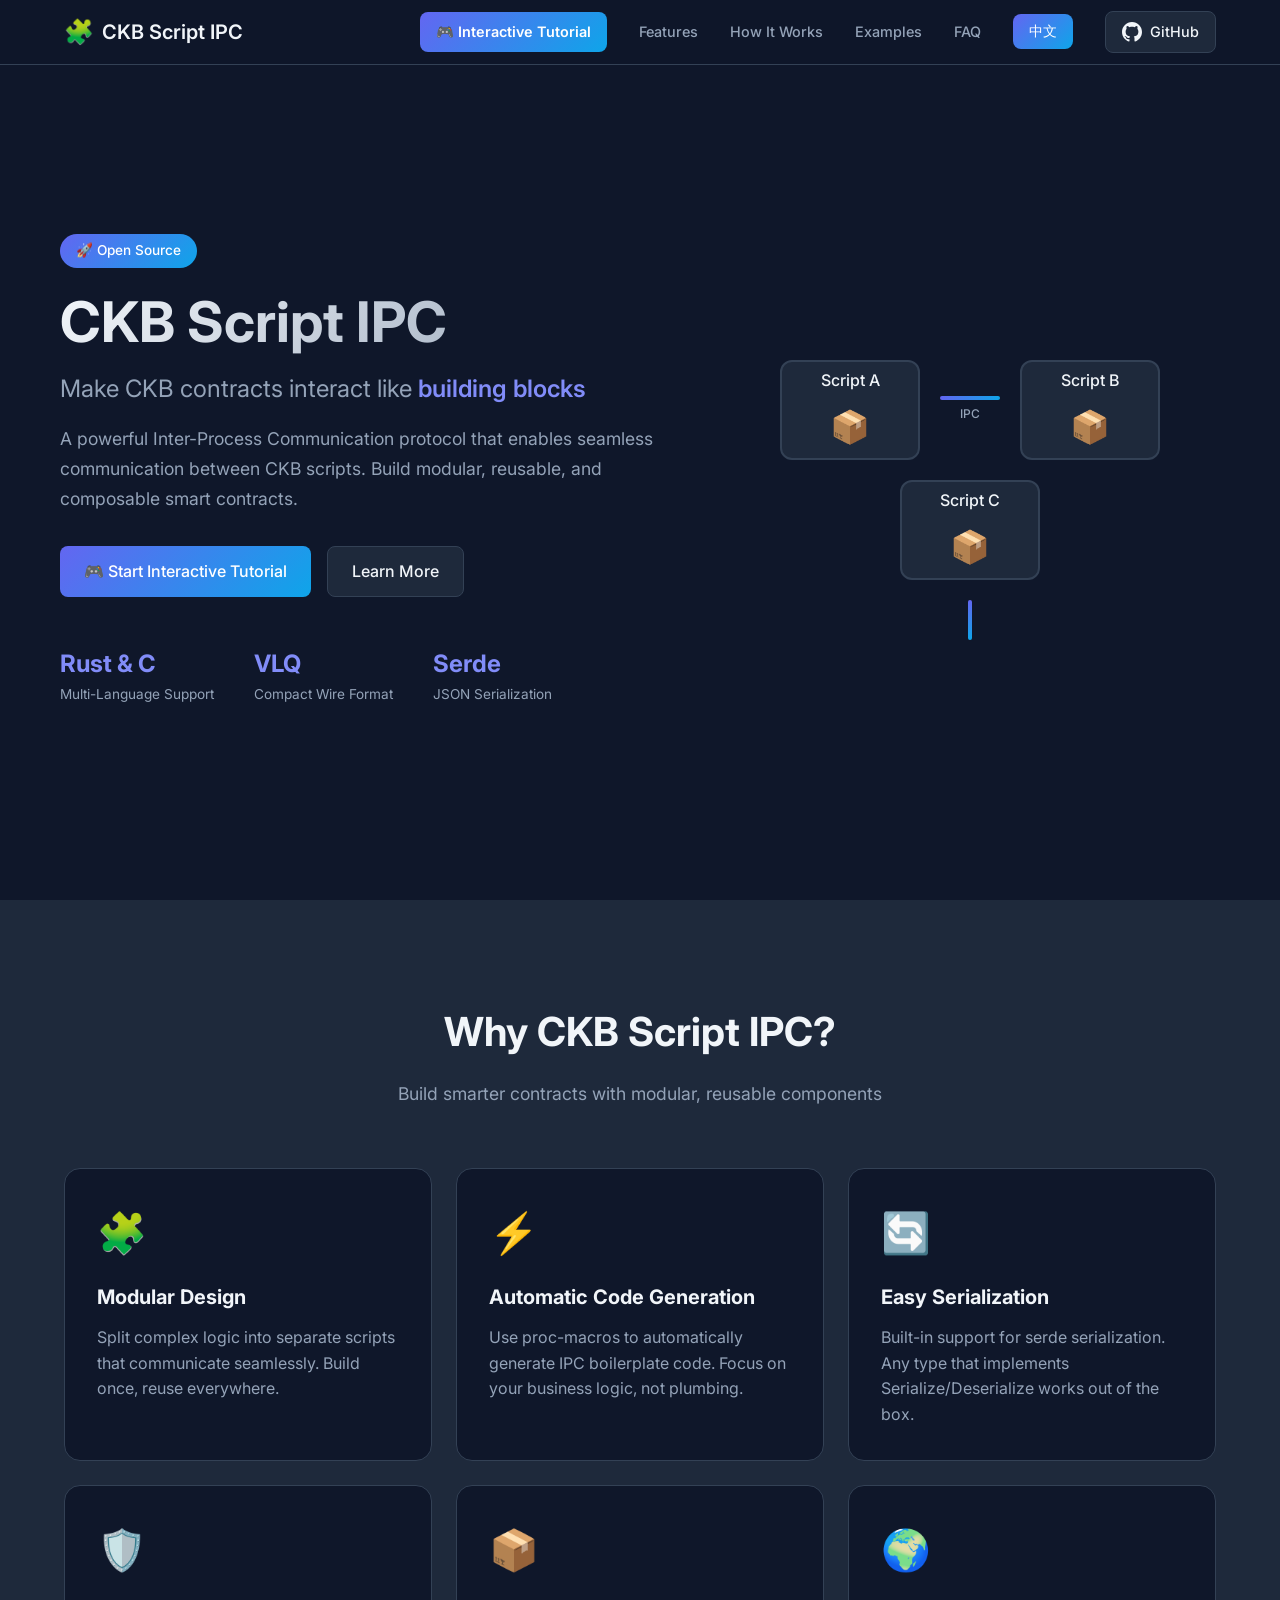
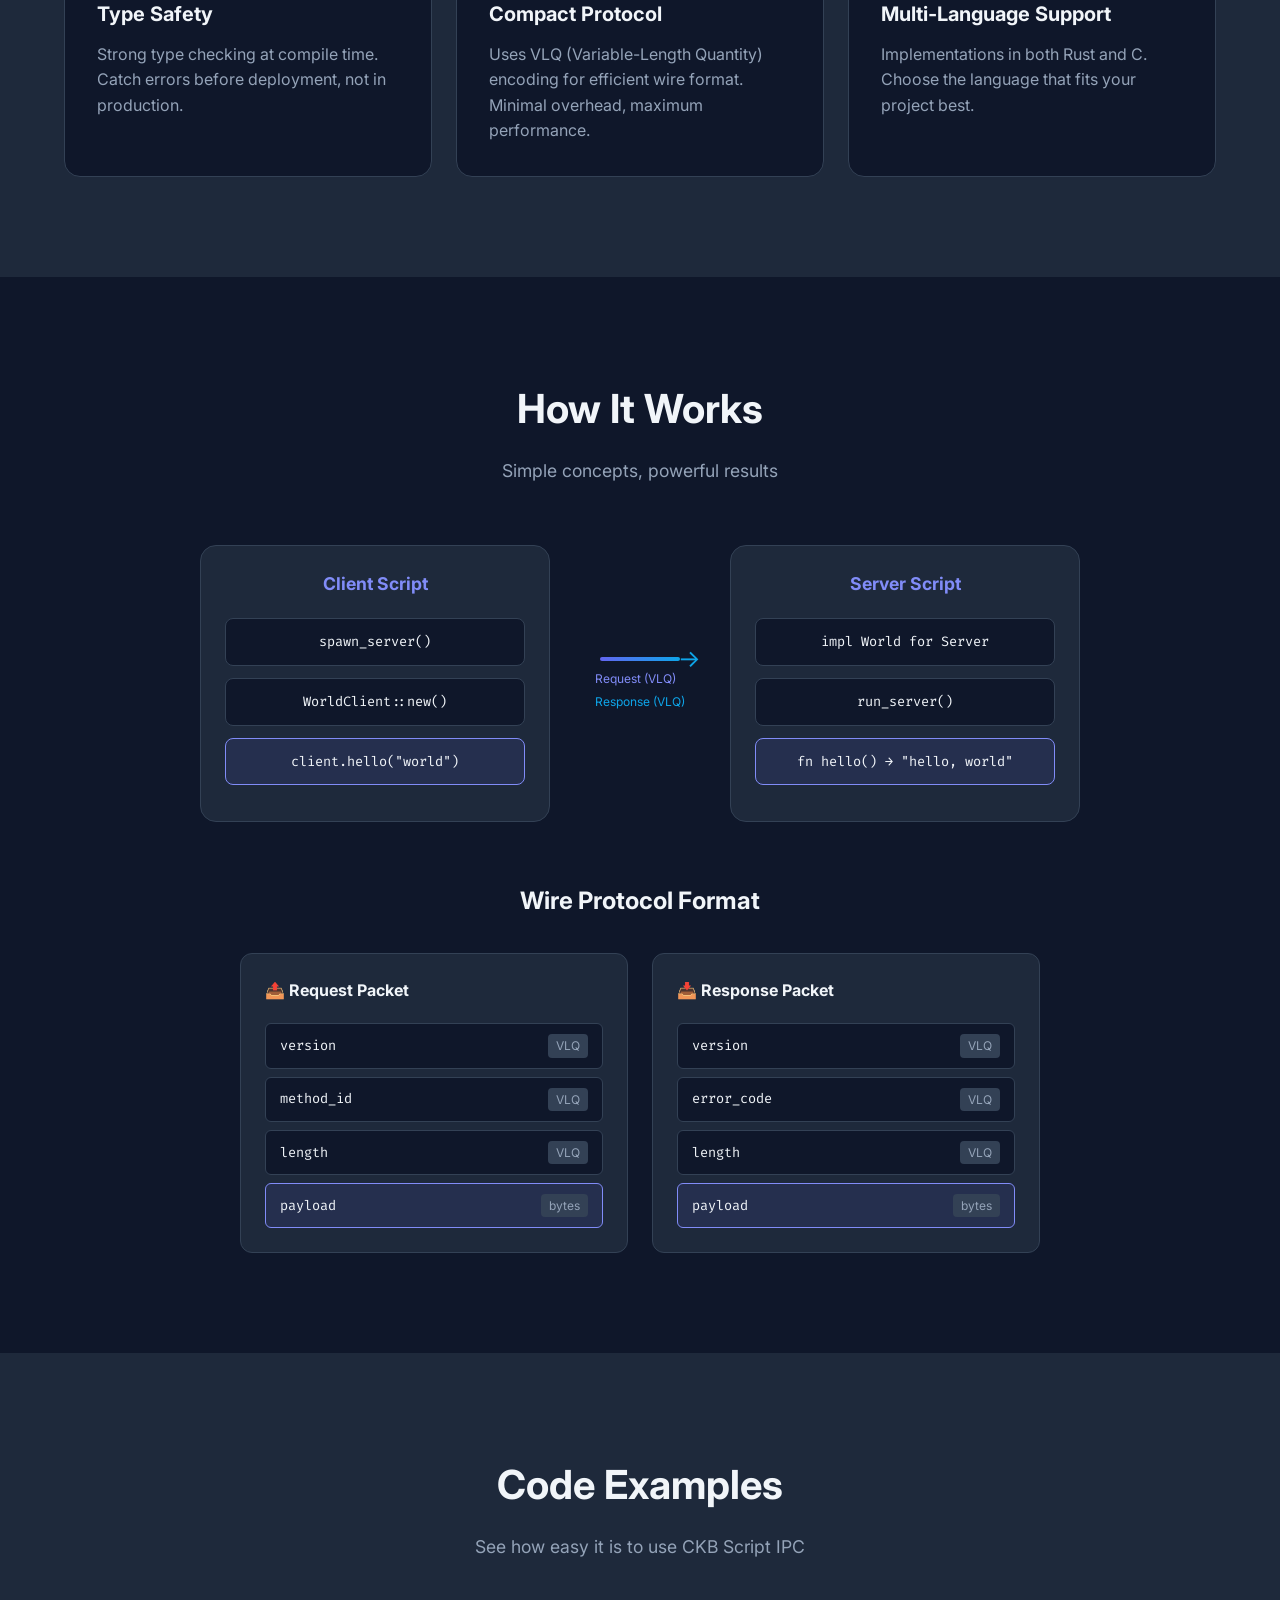
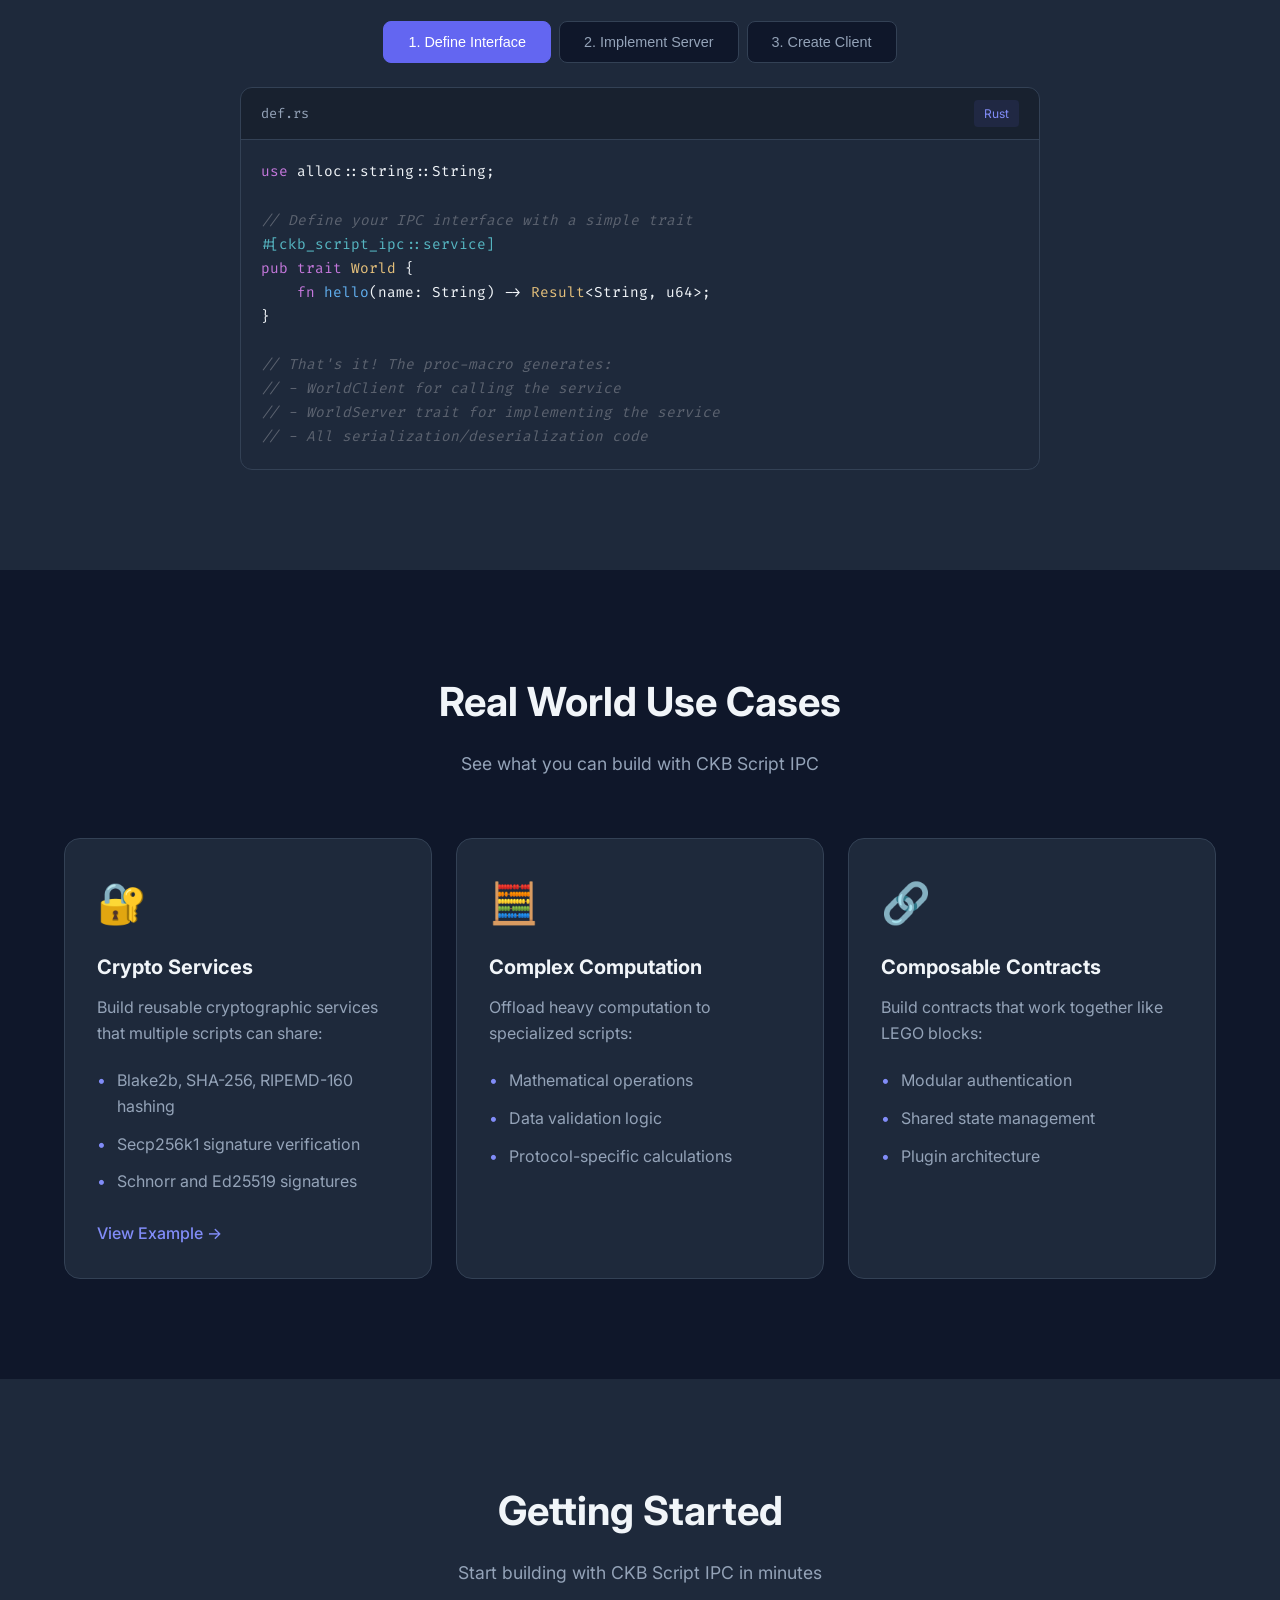
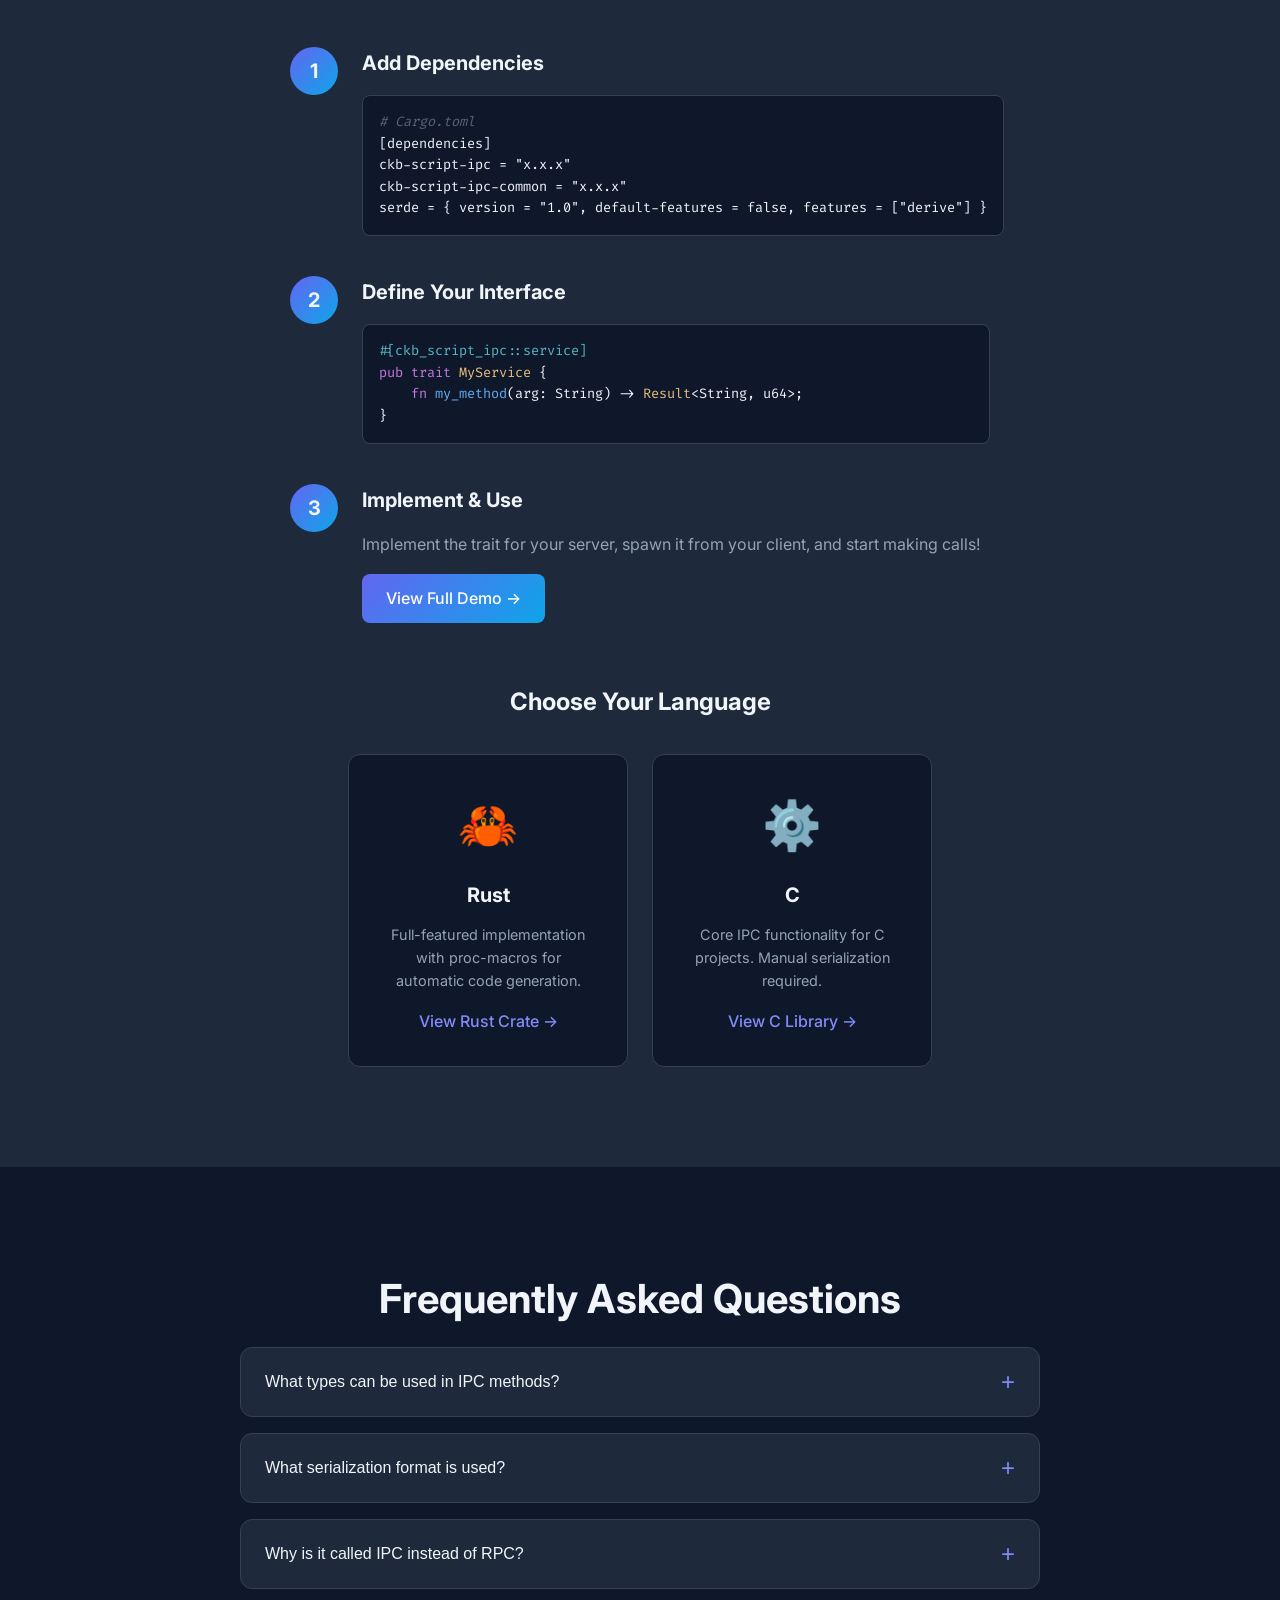
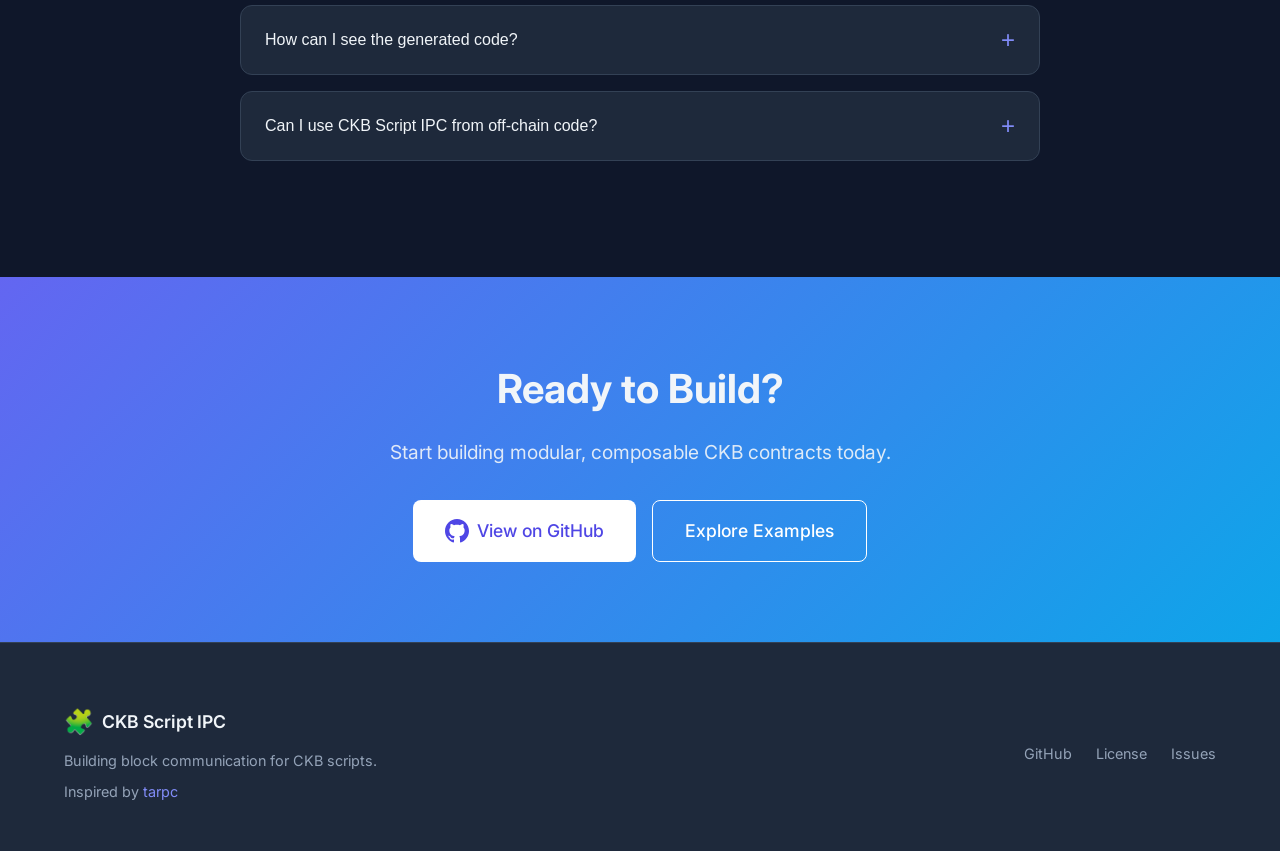
<file: docs/index.html>
<!DOCTYPE html>
<html lang="en">
<head>
    <meta charset="UTF-8">
    <meta name="viewport" content="width=device-width, initial-scale=1.0">
    <title>CKB Script IPC - Building Block Communication for CKB Scripts</title>
    <link rel="stylesheet" href="styles.css">
    <link rel="preconnect" href="https://fonts.googleapis.com">
    <link rel="preconnect" href="https://fonts.gstatic.com" crossorigin>
    <link href="https://fonts.googleapis.com/css2?family=Inter:wght@300;400;500;600;700&family=Fira+Code:wght@400;500&family=Noto+Sans+SC:wght@300;400;500;600;700&display=swap" rel="stylesheet">
</head>
<body>
    <!-- Navigation -->
    <nav class="navbar">
        <div class="nav-container">
            <a href="#" class="logo">
                <span class="logo-icon">🧩</span>
                CKB Script IPC
            </a>
            <div class="nav-links">
                <a href="playground.html" class="nav-highlight" data-i18n="nav_tutorial">🎮 Interactive Tutorial</a>
                <a href="#features" data-i18n="index_nav_features">Features</a>
                <a href="#how-it-works" data-i18n="index_nav_how_works">How It Works</a>
                <a href="#examples" data-i18n="index_nav_examples">Examples</a>
                <a href="#faq" data-i18n="index_nav_faq">FAQ</a>
                <button class="lang-switch" id="langSwitch" onclick="i18n.switchLanguage()" aria-label="Switch language">中文</button>
                <a href="https://github.com/gpBlockchain/ckb-script-ipc" target="_blank" class="btn-github" aria-label="View project on GitHub">
                    <svg width="20" height="20" viewBox="0 0 24 24" fill="currentColor" aria-hidden="true">
                        <path d="M12 0c-6.626 0-12 5.373-12 12 0 5.302 3.438 9.8 8.207 11.387.599.111.793-.261.793-.577v-2.234c-3.338.726-4.033-1.416-4.033-1.416-.546-1.387-1.333-1.756-1.333-1.756-1.089-.745.083-.729.083-.729 1.205.084 1.839 1.237 1.839 1.237 1.07 1.834 2.807 1.304 3.492.997.107-.775.418-1.305.762-1.604-2.665-.305-5.467-1.334-5.467-5.931 0-1.311.469-2.381 1.236-3.221-.124-.303-.535-1.524.117-3.176 0 0 1.008-.322 3.301 1.23.957-.266 1.983-.399 3.003-.404 1.02.005 2.047.138 3.006.404 2.291-1.552 3.297-1.23 3.297-1.23.653 1.653.242 2.874.118 3.176.77.84 1.235 1.911 1.235 3.221 0 4.609-2.807 5.624-5.479 5.921.43.372.823 1.102.823 2.222v3.293c0 .319.192.694.801.576 4.765-1.589 8.199-6.086 8.199-11.386 0-6.627-5.373-12-12-12z"/>
                    </svg>
                    GitHub
                </a>
            </div>
            <button class="mobile-menu-btn">☰</button>
        </div>
    </nav>

    <!-- Hero Section -->
    <header class="hero">
        <div class="hero-content">
            <div class="hero-badge" data-i18n="index_hero_badge">🚀 Open Source</div>
            <h1 data-i18n="index_hero_title">CKB Script IPC</h1>
            <p class="hero-subtitle">
                <span data-i18n="index_hero_subtitle_1">Make CKB contracts interact like</span> <span class="highlight" data-i18n="index_hero_subtitle_2">building blocks</span><span data-i18n="index_hero_subtitle_3"></span>
            </p>
            <p class="hero-description" data-i18n="index_hero_description">
                A powerful Inter-Process Communication protocol that enables seamless communication 
                between CKB scripts. Build modular, reusable, and composable smart contracts.
            </p>
            <div class="hero-buttons">
                <a href="playground.html" class="btn btn-primary" data-i18n="index_hero_btn_tutorial">🎮 Start Interactive Tutorial</a>
                <a href="#how-it-works" class="btn btn-secondary" data-i18n="index_hero_btn_learn">Learn More</a>
            </div>
            <div class="hero-stats">
                <div class="stat">
                    <span class="stat-number" data-i18n="index_hero_stat1_num">Rust & C</span>
                    <span class="stat-label" data-i18n="index_hero_stat1_label">Multi-Language Support</span>
                </div>
                <div class="stat">
                    <span class="stat-number" data-i18n="index_hero_stat2_num">VLQ</span>
                    <span class="stat-label" data-i18n="index_hero_stat2_label">Compact Wire Format</span>
                </div>
                <div class="stat">
                    <span class="stat-number" data-i18n="index_hero_stat3_num">Serde</span>
                    <span class="stat-label" data-i18n="index_hero_stat3_label">JSON Serialization</span>
                </div>
            </div>
        </div>
        <div class="hero-visual">
            <div class="blocks-animation">
                <div class="block block-1">
                    <span data-i18n="index_hero_script_a">Script A</span>
                    <div class="block-icon">📦</div>
                </div>
                <div class="connection">
                    <div class="data-flow"></div>
                    <span class="connection-label">IPC</span>
                </div>
                <div class="block block-2">
                    <span data-i18n="index_hero_script_b">Script B</span>
                    <div class="block-icon">📦</div>
                </div>
                <div class="connection vertical">
                    <div class="data-flow"></div>
                </div>
                <div class="block block-3">
                    <span data-i18n="index_hero_script_c">Script C</span>
                    <div class="block-icon">📦</div>
                </div>
            </div>
        </div>
    </header>

    <!-- Features Section -->
    <section id="features" class="features">
        <div class="container">
            <h2 class="section-title" data-i18n="index_features_title">Why CKB Script IPC?</h2>
            <p class="section-subtitle" data-i18n="index_features_subtitle">
                Build smarter contracts with modular, reusable components
            </p>
            <div class="features-grid">
                <div class="feature-card">
                    <div class="feature-icon">🧩</div>
                    <h3 data-i18n="index_feature1_title">Modular Design</h3>
                    <p data-i18n="index_feature1_desc">Split complex logic into separate scripts that communicate seamlessly. Build once, reuse everywhere.</p>
                </div>
                <div class="feature-card">
                    <div class="feature-icon">⚡</div>
                    <h3 data-i18n="index_feature2_title">Automatic Code Generation</h3>
                    <p data-i18n="index_feature2_desc">Use proc-macros to automatically generate IPC boilerplate code. Focus on your business logic, not plumbing.</p>
                </div>
                <div class="feature-card">
                    <div class="feature-icon">🔄</div>
                    <h3 data-i18n="index_feature3_title">Easy Serialization</h3>
                    <p data-i18n="index_feature3_desc">Built-in support for serde serialization. Any type that implements Serialize/Deserialize works out of the box.</p>
                </div>
                <div class="feature-card">
                    <div class="feature-icon">🛡️</div>
                    <h3 data-i18n="index_feature4_title">Type Safety</h3>
                    <p data-i18n="index_feature4_desc">Strong type checking at compile time. Catch errors before deployment, not in production.</p>
                </div>
                <div class="feature-card">
                    <div class="feature-icon">📦</div>
                    <h3 data-i18n="index_feature5_title">Compact Protocol</h3>
                    <p data-i18n="index_feature5_desc">Uses VLQ (Variable-Length Quantity) encoding for efficient wire format. Minimal overhead, maximum performance.</p>
                </div>
                <div class="feature-card">
                    <div class="feature-icon">🌍</div>
                    <h3 data-i18n="index_feature6_title">Multi-Language Support</h3>
                    <p data-i18n="index_feature6_desc">Implementations in both Rust and C. Choose the language that fits your project best.</p>
                </div>
            </div>
        </div>
    </section>

    <!-- How It Works Section -->
    <section id="how-it-works" class="how-it-works">
        <div class="container">
            <h2 class="section-title" data-i18n="index_how_title">How It Works</h2>
            <p class="section-subtitle" data-i18n="index_how_subtitle">
                Simple concepts, powerful results
            </p>
            
            <div class="architecture">
                <div class="arch-diagram">
                    <div class="arch-layer client-layer">
                        <h4 data-i18n="index_how_client">Client Script</h4>
                        <div class="arch-box">
                            <span>spawn_server()</span>
                        </div>
                        <div class="arch-box">
                            <span>WorldClient::new()</span>
                        </div>
                        <div class="arch-box highlight-box">
                            <span>client.hello("world")</span>
                        </div>
                    </div>
                    
                    <div class="arch-arrow">
                        <div class="arrow-line"></div>
                        <div class="arrow-labels">
                            <span class="arrow-label request" data-i18n="index_how_request">Request (VLQ)</span>
                            <span class="arrow-label response" data-i18n="index_how_response">Response (VLQ)</span>
                        </div>
                    </div>
                    
                    <div class="arch-layer server-layer">
                        <h4 data-i18n="index_how_server">Server Script</h4>
                        <div class="arch-box">
                            <span>impl World for Server</span>
                        </div>
                        <div class="arch-box">
                            <span>run_server()</span>
                        </div>
                        <div class="arch-box highlight-box">
                            <span>fn hello() → "hello, world"</span>
                        </div>
                    </div>
                </div>
            </div>

            <div class="protocol-details">
                <h3 data-i18n="index_protocol_title">Wire Protocol Format</h3>
                <div class="protocol-grid">
                    <div class="protocol-card">
                        <h4 data-i18n="index_protocol_request">📤 Request Packet</h4>
                        <div class="packet-structure">
                            <div class="packet-field">
                                <span class="field-name">version</span>
                                <span class="field-type">VLQ</span>
                            </div>
                            <div class="packet-field">
                                <span class="field-name">method_id</span>
                                <span class="field-type">VLQ</span>
                            </div>
                            <div class="packet-field">
                                <span class="field-name">length</span>
                                <span class="field-type">VLQ</span>
                            </div>
                            <div class="packet-field payload">
                                <span class="field-name">payload</span>
                                <span class="field-type">bytes</span>
                            </div>
                        </div>
                    </div>
                    <div class="protocol-card">
                        <h4 data-i18n="index_protocol_response">📥 Response Packet</h4>
                        <div class="packet-structure">
                            <div class="packet-field">
                                <span class="field-name">version</span>
                                <span class="field-type">VLQ</span>
                            </div>
                            <div class="packet-field">
                                <span class="field-name">error_code</span>
                                <span class="field-type">VLQ</span>
                            </div>
                            <div class="packet-field">
                                <span class="field-name">length</span>
                                <span class="field-type">VLQ</span>
                            </div>
                            <div class="packet-field payload">
                                <span class="field-name">payload</span>
                                <span class="field-type">bytes</span>
                            </div>
                        </div>
                    </div>
                </div>
            </div>
        </div>
    </section>

    <!-- Code Examples Section -->
    <section id="examples" class="examples">
        <div class="container">
            <h2 class="section-title" data-i18n="index_examples_title">Code Examples</h2>
            <p class="section-subtitle" data-i18n="index_examples_subtitle">
                See how easy it is to use CKB Script IPC
            </p>

            <div class="code-tabs">
                <button class="tab-btn active" data-tab="define" data-i18n="index_examples_tab1">1. Define Interface</button>
                <button class="tab-btn" data-tab="server" data-i18n="index_examples_tab2">2. Implement Server</button>
                <button class="tab-btn" data-tab="client" data-i18n="index_examples_tab3">3. Create Client</button>
            </div>

            <div class="code-panels">
                <div class="code-panel active" id="define">
                    <div class="code-header">
                        <span class="code-filename">def.rs</span>
                        <span class="code-lang">Rust</span>
                    </div>
                    <pre><code><span class="keyword">use</span> alloc::string::String;

<span class="comment">// Define your IPC interface with a simple trait</span>
<span class="attribute">#[ckb_script_ipc::service]</span>
<span class="keyword">pub trait</span> <span class="type">World</span> {
    <span class="keyword">fn</span> <span class="function">hello</span>(name: String) -> <span class="type">Result</span>&lt;String, u64&gt;;
}

<span class="comment">// That's it! The proc-macro generates:</span>
<span class="comment">// - WorldClient for calling the service</span>
<span class="comment">// - WorldServer trait for implementing the service</span>
<span class="comment">// - All serialization/deserialization code</span></code></pre>
                </div>

                <div class="code-panel" id="server">
                    <div class="code-header">
                        <span class="code-filename">server_entry.rs</span>
                        <span class="code-lang">Rust</span>
                    </div>
                    <pre><code><span class="keyword">use</span> crate::def::World;
<span class="keyword">use</span> ckb_script_ipc_common::spawn::run_server;

<span class="keyword">struct</span> <span class="type">WorldServer</span>;

<span class="keyword">impl</span> <span class="type">World</span> <span class="keyword">for</span> <span class="type">WorldServer</span> {
    <span class="comment">// Implement your method logic</span>
    <span class="keyword">fn</span> <span class="function">hello</span>(&amp;<span class="keyword">mut</span> <span class="keyword">self</span>, name: String) -> <span class="type">Result</span>&lt;String, u64&gt; {
        <span class="keyword">if</span> name == <span class="string">"error"</span> {
            <span class="type">Err</span>(<span class="number">1</span>)
        } <span class="keyword">else</span> {
            <span class="type">Ok</span>(<span class="macro">format!</span>(<span class="string">"hello, {}"</span>, name))
        }
    }
}

<span class="keyword">pub fn</span> <span class="function">server_entry</span>() -> <span class="type">Result</span>&lt;(), Error&gt; {
    <span class="keyword">let</span> world = WorldServer;
    <span class="comment">// Start the server - it runs in an infinite loop</span>
    run_server(world.server())
}</code></pre>
                </div>

                <div class="code-panel" id="client">
                    <div class="code-header">
                        <span class="code-filename">client_entry.rs</span>
                        <span class="code-lang">Rust</span>
                    </div>
                    <pre><code><span class="keyword">use</span> crate::def::WorldClient;
<span class="keyword">use</span> ckb_script_ipc_common::spawn::spawn_server;
<span class="keyword">use</span> ckb_std::ckb_constants::Source;

<span class="keyword">pub fn</span> <span class="function">client_entry</span>() -> <span class="type">Result</span>&lt;(), Error&gt; {
    <span class="comment">// 1. Spawn the server process</span>
    <span class="keyword">let</span> (read_pipe, write_pipe) = spawn_server(
        <span class="number">0</span>,
        Source::CellDep,
        &amp;[CString::new(<span class="string">"demo"</span>).unwrap().as_ref()],
    )?;

    <span class="comment">// 2. Create the client</span>
    <span class="keyword">let mut</span> client = WorldClient::new(read_pipe, write_pipe);

    <span class="comment">// 3. Make IPC calls - just like calling a local function!</span>
    <span class="keyword">let</span> result = client.hello(<span class="string">"world"</span>.into())?;
    <span class="comment">// result = "hello, world"</span>

    <span class="type">Ok</span>(())
}</code></pre>
                </div>
            </div>
        </div>
    </section>

    <!-- Use Cases Section -->
    <section id="use-cases" class="use-cases">
        <div class="container">
            <h2 class="section-title" data-i18n="index_usecases_title">Real World Use Cases</h2>
            <p class="section-subtitle" data-i18n="index_usecases_subtitle">
                See what you can build with CKB Script IPC
            </p>

            <div class="use-case-grid">
                <div class="use-case-card">
                    <div class="use-case-icon">🔐</div>
                    <h3 data-i18n="index_usecase1_title">Crypto Services</h3>
                    <p data-i18n="index_usecase1_desc">Build reusable cryptographic services that multiple scripts can share:</p>
                    <ul>
                        <li data-i18n="index_usecase1_item1">Blake2b, SHA-256, RIPEMD-160 hashing</li>
                        <li data-i18n="index_usecase1_item2">Secp256k1 signature verification</li>
                        <li data-i18n="index_usecase1_item3">Schnorr and Ed25519 signatures</li>
                    </ul>
                    <a href="https://github.com/gpBlockchain/ckb-script-ipc/tree/main/contracts/ckb-crypto-service" target="_blank" class="use-case-link" data-i18n="index_usecase1_link">View Example →</a>
                </div>
                
                <div class="use-case-card">
                    <div class="use-case-icon">🧮</div>
                    <h3 data-i18n="index_usecase2_title">Complex Computation</h3>
                    <p data-i18n="index_usecase2_desc">Offload heavy computation to specialized scripts:</p>
                    <ul>
                        <li data-i18n="index_usecase2_item1">Mathematical operations</li>
                        <li data-i18n="index_usecase2_item2">Data validation logic</li>
                        <li data-i18n="index_usecase2_item3">Protocol-specific calculations</li>
                    </ul>
                </div>
                
                <div class="use-case-card">
                    <div class="use-case-icon">🔗</div>
                    <h3 data-i18n="index_usecase3_title">Composable Contracts</h3>
                    <p data-i18n="index_usecase3_desc">Build contracts that work together like LEGO blocks:</p>
                    <ul>
                        <li data-i18n="index_usecase3_item1">Modular authentication</li>
                        <li data-i18n="index_usecase3_item2">Shared state management</li>
                        <li data-i18n="index_usecase3_item3">Plugin architecture</li>
                    </ul>
                </div>
            </div>
        </div>
    </section>

    <!-- Getting Started Section -->
    <section id="getting-started" class="getting-started">
        <div class="container">
            <h2 class="section-title" data-i18n="index_started_title">Getting Started</h2>
            <p class="section-subtitle" data-i18n="index_started_subtitle">
                Start building with CKB Script IPC in minutes
            </p>

            <div class="steps">
                <div class="step">
                    <div class="step-number">1</div>
                    <div class="step-content">
                        <h3 data-i18n="index_started_step1_title">Add Dependencies</h3>
                        <div class="code-block">
                            <pre><code><span class="comment"># Cargo.toml</span>
[dependencies]
ckb-script-ipc = "x.x.x"
ckb-script-ipc-common = "x.x.x"
serde = { version = "1.0", default-features = false, features = ["derive"] }</code></pre>
                        </div>
                    </div>
                </div>

                <div class="step">
                    <div class="step-number">2</div>
                    <div class="step-content">
                        <h3 data-i18n="index_started_step2_title">Define Your Interface</h3>
                        <div class="code-block">
                            <pre><code><span class="attribute">#[ckb_script_ipc::service]</span>
<span class="keyword">pub trait</span> <span class="type">MyService</span> {
    <span class="keyword">fn</span> <span class="function">my_method</span>(arg: String) -> <span class="type">Result</span>&lt;String, u64&gt;;
}</code></pre>
                        </div>
                    </div>
                </div>

                <div class="step">
                    <div class="step-number">3</div>
                    <div class="step-content">
                        <h3 data-i18n="index_started_step3_title">Implement & Use</h3>
                        <p data-i18n="index_started_step3_desc">Implement the trait for your server, spawn it from your client, and start making calls!</p>
                        <a href="https://github.com/gpBlockchain/ckb-script-ipc/tree/main/contracts/ckb-script-ipc-demo" target="_blank" class="btn btn-primary" data-i18n="index_started_step3_btn">View Full Demo →</a>
                    </div>
                </div>
            </div>

            <div class="language-options">
                <h3 data-i18n="index_started_lang_title">Choose Your Language</h3>
                <div class="lang-cards">
                    <div class="lang-card">
                        <div class="lang-icon">🦀</div>
                        <h4 data-i18n="index_started_rust_title">Rust</h4>
                        <p data-i18n="index_started_rust_desc">Full-featured implementation with proc-macros for automatic code generation.</p>
                        <a href="https://github.com/gpBlockchain/ckb-script-ipc/tree/main/crates/ckb-script-ipc" target="_blank" data-i18n="index_started_rust_link">View Rust Crate →</a>
                    </div>
                    <div class="lang-card">
                        <div class="lang-icon">⚙️</div>
                        <h4 data-i18n="index_started_c_title">C</h4>
                        <p data-i18n="index_started_c_desc">Core IPC functionality for C projects. Manual serialization required.</p>
                        <a href="https://github.com/gpBlockchain/ckb-script-ipc/tree/main/c" target="_blank" data-i18n="index_started_c_link">View C Library →</a>
                    </div>
                </div>
            </div>
        </div>
    </section>

    <!-- FAQ Section -->
    <section id="faq" class="faq">
        <div class="container">
            <h2 class="section-title" data-i18n="index_faq_title">Frequently Asked Questions</h2>
            
            <div class="faq-list">
                <div class="faq-item">
                    <button class="faq-question">
                        <span data-i18n="index_faq1_q">What types can be used in IPC methods?</span>
                        <span class="faq-icon">+</span>
                    </button>
                    <div class="faq-answer">
                        <p data-i18n="index_faq1_a">Any type that implements Serialize and Deserialize from serde can be used. This includes all primitive types, standard library types, and custom structs annotated with #[derive(Serialize, Deserialize)].</p>
                    </div>
                </div>

                <div class="faq-item">
                    <button class="faq-question">
                        <span data-i18n="index_faq2_q">What serialization format is used?</span>
                        <span class="faq-icon">+</span>
                    </button>
                    <div class="faq-answer">
                        <p data-i18n="index_faq2_a">CKB Script IPC uses serde_json for message serialization. This provides a good balance between human readability and compatibility.</p>
                    </div>
                </div>

                <div class="faq-item">
                    <button class="faq-question">
                        <span data-i18n="index_faq3_q">Why is it called IPC instead of RPC?</span>
                        <span class="faq-icon">+</span>
                    </button>
                    <div class="faq-answer">
                        <p data-i18n="index_faq3_a">The code operates within a script process that is part of a transaction, and can only run on the same machine. This is more akin to Inter-Process Communication (IPC) rather than Remote Procedure Call (RPC). RPC typically includes features like encryption, authentication, retries, and scaling that aren't relevant in this context.</p>
                    </div>
                </div>

                <div class="faq-item">
                    <button class="faq-question">
                        <span data-i18n="index_faq4_q">How can I see the generated code?</span>
                        <span class="faq-icon">+</span>
                    </button>
                    <div class="faq-answer">
                        <p data-i18n="index_faq4_a">Use cargo-expand to view the code generated by the #[ckb_script_ipc::service] macro.</p>
                    </div>
                </div>

                <div class="faq-item">
                    <button class="faq-question">
                        <span data-i18n="index_faq5_q">Can I use CKB Script IPC from off-chain code?</span>
                        <span class="faq-icon">+</span>
                    </button>
                    <div class="faq-answer">
                        <p data-i18n="index_faq5_a">Yes! Enable the std feature in ckb-script-ipc-common and use native::spawn_server to interact with on-chain script services from native code.</p>
                    </div>
                </div>
            </div>
        </div>
    </section>

    <!-- CTA Section -->
    <section class="cta">
        <div class="container">
            <h2 data-i18n="index_cta_title">Ready to Build?</h2>
            <p data-i18n="index_cta_subtitle">Start building modular, composable CKB contracts today.</p>
            <div class="cta-buttons">
                <a href="https://github.com/gpBlockchain/ckb-script-ipc" target="_blank" class="btn btn-primary btn-large">
                    <svg width="24" height="24" viewBox="0 0 24 24" fill="currentColor" aria-hidden="true">
                        <path d="M12 0c-6.626 0-12 5.373-12 12 0 5.302 3.438 9.8 8.207 11.387.599.111.793-.261.793-.577v-2.234c-3.338.726-4.033-1.416-4.033-1.416-.546-1.387-1.333-1.756-1.333-1.756-1.089-.745.083-.729.083-.729 1.205.084 1.839 1.237 1.839 1.237 1.07 1.834 2.807 1.304 3.492.997.107-.775.418-1.305.762-1.604-2.665-.305-5.467-1.334-5.467-5.931 0-1.311.469-2.381 1.236-3.221-.124-.303-.535-1.524.117-3.176 0 0 1.008-.322 3.301 1.23.957-.266 1.983-.399 3.003-.404 1.02.005 2.047.138 3.006.404 2.291-1.552 3.297-1.23 3.297-1.23.653 1.653.242 2.874.118 3.176.77.84 1.235 1.911 1.235 3.221 0 4.609-2.807 5.624-5.479 5.921.43.372.823 1.102.823 2.222v3.293c0 .319.192.694.801.576 4.765-1.589 8.199-6.086 8.199-11.386 0-6.627-5.373-12-12-12z"/>
                    </svg>
                    <span data-i18n="index_cta_github">View on GitHub</span>
                </a>
                <a href="#examples" class="btn btn-secondary btn-large" data-i18n="index_cta_examples">Explore Examples</a>
            </div>
        </div>
    </section>

    <!-- Footer -->
    <footer class="footer">
        <div class="container">
            <div class="footer-content">
                <div class="footer-logo">
                    <span class="logo-icon">🧩</span>
                    <span>CKB Script IPC</span>
                </div>
                <p data-i18n="index_footer_tagline">Building block communication for CKB scripts.</p>
                <p class="footer-credit">
                    <span data-i18n="index_footer_inspired">Inspired by</span> <a href="https://github.com/google/tarpc" target="_blank">tarpc</a>
                </p>
            </div>
            <div class="footer-links">
                <a href="https://github.com/gpBlockchain/ckb-script-ipc" target="_blank">GitHub</a>
                <a href="https://github.com/gpBlockchain/ckb-script-ipc/blob/main/LICENSE" target="_blank">License</a>
                <a href="https://github.com/gpBlockchain/ckb-script-ipc/issues" target="_blank">Issues</a>
            </div>
        </div>
    </footer>

    <script src="i18n.js"></script>
    <script src="script.js"></script>
</body>
</html>
</file>
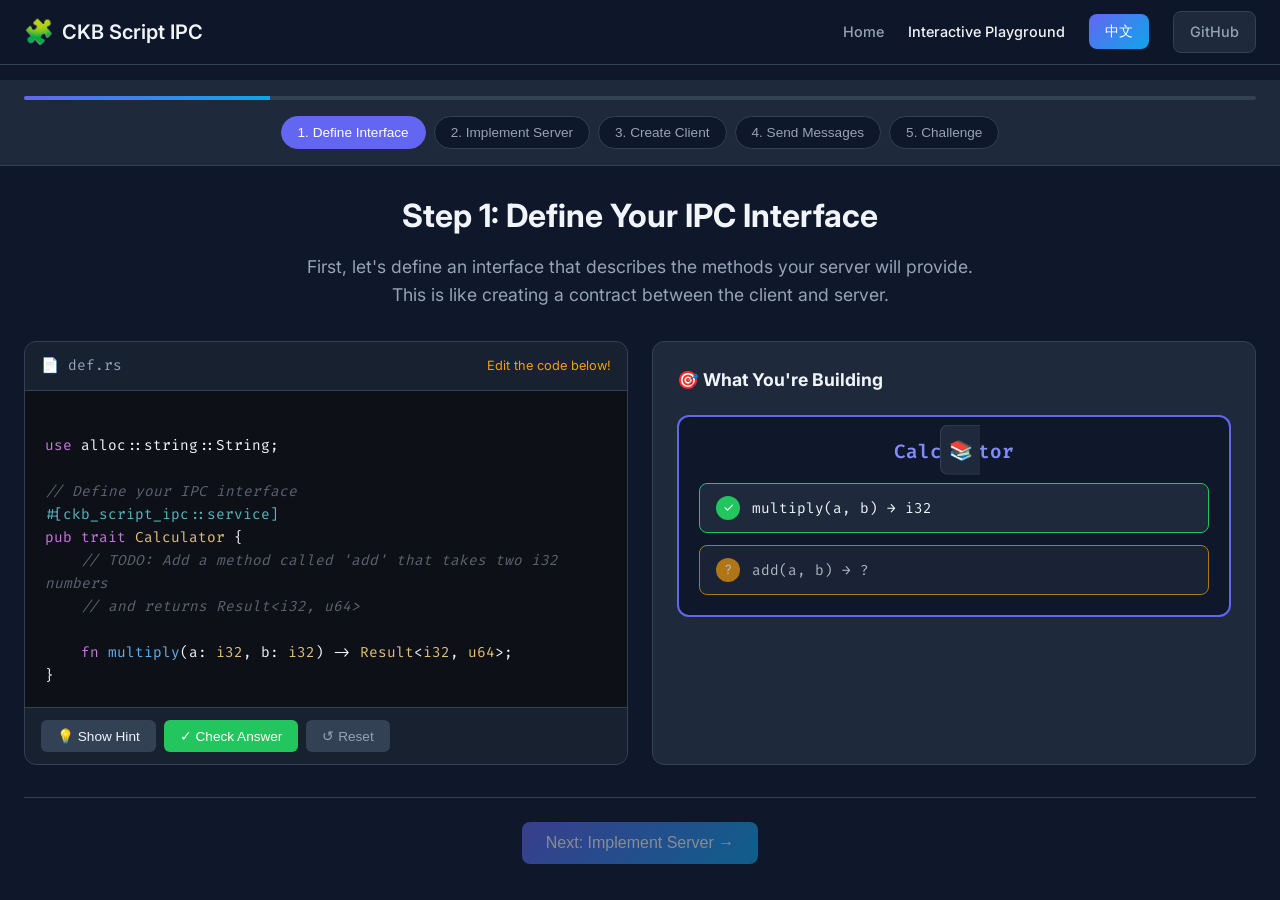
<file: docs/playground.html>
<!DOCTYPE html>
<html lang="en">
<head>
    <meta charset="UTF-8">
    <meta name="viewport" content="width=device-width, initial-scale=1.0">
    <title>CKB Script IPC - Interactive Playground</title>
    <link rel="stylesheet" href="playground.css">
    <link rel="preconnect" href="https://fonts.googleapis.com">
    <link rel="preconnect" href="https://fonts.gstatic.com" crossorigin>
    <link href="https://fonts.googleapis.com/css2?family=Inter:wght@300;400;500;600;700&family=Fira+Code:wght@400;500&family=Noto+Sans+SC:wght@300;400;500;600;700&display=swap" rel="stylesheet">
</head>
<body>
    <!-- Navigation -->
    <nav class="navbar">
        <div class="nav-container">
            <a href="index.html" class="logo">
                <span class="logo-icon">🧩</span>
                CKB Script IPC
            </a>
            <div class="nav-links">
                <a href="index.html" data-i18n="nav_home">Home</a>
                <a href="playground.html" class="active" data-i18n="nav_playground">Interactive Playground</a>
                <button class="lang-switch" id="langSwitch" onclick="i18n.switchLanguage()" aria-label="Switch language">中文</button>
                <a href="https://github.com/gpBlockchain/ckb-script-ipc" target="_blank" class="btn-github">
                    GitHub
                </a>
            </div>
        </div>
    </nav>

    <!-- Main Content -->
    <main class="playground-main">
        <!-- Tutorial Progress -->
        <div class="tutorial-progress">
            <div class="progress-bar">
                <div class="progress-fill" id="progressFill"></div>
            </div>
            <div class="progress-steps">
                <button class="step-btn active" data-step="1" data-i18n="step1_title">1. Define Interface</button>
                <button class="step-btn" data-step="2" data-i18n="step2_title">2. Implement Server</button>
                <button class="step-btn" data-step="3" data-i18n="step3_title">3. Create Client</button>
                <button class="step-btn" data-step="4" data-i18n="step4_title">4. Send Messages</button>
                <button class="step-btn" data-step="5" data-i18n="step5_title">5. Challenge</button>
            </div>
        </div>

        <!-- Tutorial Content -->
        <div class="tutorial-container">
            <!-- Step 1: Define Interface -->
            <section class="tutorial-step active" id="step1">
                <div class="step-header">
                    <h2 data-i18n="step1_heading">Step 1: Define Your IPC Interface</h2>
                    <p class="step-description" data-i18n="step1_description">
                        First, let's define an interface that describes the methods your server will provide. 
                        This is like creating a contract between the client and server.
                    </p>
                </div>

                <div class="playground-layout">
                    <div class="code-editor-section">
                        <div class="editor-header">
                            <span class="file-name" data-i18n="step1_file">📄 def.rs</span>
                            <span class="editor-hint" data-i18n="step1_edit_hint">Edit the code below!</span>
                        </div>
                        <div class="code-editor" contenteditable="true" id="editor1" spellcheck="false">
<span class="keyword">use</span> alloc::string::String;

<span class="comment">// Define your IPC interface</span>
<span class="attribute">#[ckb_script_ipc::service]</span>
<span class="keyword">pub trait</span> <span class="type">Calculator</span> {
    <span class="comment">// TODO: Add a method called 'add' that takes two i32 numbers</span>
    <span class="comment">// and returns Result&lt;i32, u64&gt;</span>
    
    <span class="keyword">fn</span> <span class="function">multiply</span>(a: <span class="type">i32</span>, b: <span class="type">i32</span>) -> <span class="type">Result</span>&lt;<span class="type">i32</span>, <span class="type">u64</span>&gt;;
}</div>
                        <div class="editor-actions">
                            <button class="btn-hint" onclick="showHint(1)" data-i18n="btn_hint">💡 Show Hint</button>
                            <button class="btn-check" onclick="checkStep1()" data-i18n="btn_check">✓ Check Answer</button>
                            <button class="btn-reset" onclick="resetEditor(1)" data-i18n="btn_reset">↺ Reset</button>
                        </div>
                    </div>

                    <div class="visualization-section">
                        <h3 data-i18n="step1_what_building">🎯 What You're Building</h3>
                        <div class="interface-preview">
                            <div class="trait-box">
                                <div class="trait-name">Calculator</div>
                                <div class="methods-list" id="methodsList1">
                                    <div class="method-item detected">
                                        <span class="method-icon">✓</span>
                                        <code>multiply(a, b) → i32</code>
                                    </div>
                                    <div class="method-item missing" id="addMethodStatus">
                                        <span class="method-icon">?</span>
                                        <code>add(a, b) → ?</code>
                                    </div>
                                </div>
                            </div>
                        </div>
                        <div class="hint-box hidden" id="hint1">
                            <strong data-i18n="step1_hint_title">💡 Hint:</strong> <span data-i18n="step1_hint_text">Add this line inside the trait:</span>
                            <code>fn add(a: i32, b: i32) -> Result&lt;i32, u64&gt;;</code>
                        </div>
                        <div class="success-box hidden" id="success1">
                            <strong data-i18n="step1_success_title">🎉 Great job!</strong> <span data-i18n="step1_success_text">You've defined the interface. The proc-macro will automatically generate:</span>
                            <ul>
                                <li>✓ <span data-i18n="step1_success_client">CalculatorClient - for making calls</span></li>
                                <li>✓ <span data-i18n="step1_success_server">CalculatorServer - for handling requests</span></li>
                            </ul>
                        </div>
                    </div>
                </div>

                <div class="step-navigation">
                    <button class="btn-next" onclick="nextStep(2)" disabled id="next1" data-i18n="step1_next">
                        Next: Implement Server →
                    </button>
                </div>
            </section>

            <!-- Step 2: Implement Server -->
            <section class="tutorial-step" id="step2">
                <div class="step-header">
                    <h2 data-i18n="step2_heading">Step 2: Implement the Server</h2>
                    <p class="step-description" data-i18n="step2_description">
                        Now let's implement the actual logic for our Calculator service. 
                        The server will process incoming requests and return results.
                    </p>
                </div>

                <div class="playground-layout">
                    <div class="code-editor-section">
                        <div class="editor-header">
                            <span class="file-name" data-i18n="step2_file">📄 server.rs</span>
                            <span class="editor-hint" data-i18n="step2_edit_hint">Complete the implementation!</span>
                        </div>
                        <div class="code-editor" contenteditable="true" id="editor2" spellcheck="false">
<span class="keyword">struct</span> <span class="type">CalculatorServer</span>;

<span class="keyword">impl</span> <span class="type">Calculator</span> <span class="keyword">for</span> <span class="type">CalculatorServer</span> {
    <span class="keyword">fn</span> <span class="function">add</span>(&amp;<span class="keyword">mut</span> <span class="keyword">self</span>, a: <span class="type">i32</span>, b: <span class="type">i32</span>) -> <span class="type">Result</span>&lt;<span class="type">i32</span>, <span class="type">u64</span>&gt; {
        <span class="comment">// TODO: Return Ok with a + b</span>
        
    }

    <span class="keyword">fn</span> <span class="function">multiply</span>(&amp;<span class="keyword">mut</span> <span class="keyword">self</span>, a: <span class="type">i32</span>, b: <span class="type">i32</span>) -> <span class="type">Result</span>&lt;<span class="type">i32</span>, <span class="type">u64</span>&gt; {
        <span class="type">Ok</span>(a * b)
    }
}

<span class="comment">// Start the server</span>
run_server(CalculatorServer.server())</div>
                        <div class="editor-actions">
                            <button class="btn-hint" onclick="showHint(2)" data-i18n="btn_hint">💡 Show Hint</button>
                            <button class="btn-check" onclick="checkStep2()" data-i18n="btn_check">✓ Check Answer</button>
                            <button class="btn-reset" onclick="resetEditor(2)" data-i18n="btn_reset">↺ Reset</button>
                        </div>
                    </div>

                    <div class="visualization-section">
                        <h3 data-i18n="step2_server_status">🖥️ Server Status</h3>
                        <div class="server-viz">
                            <div class="server-box" id="serverBox">
                                <div class="server-icon">🖥️</div>
                                <div class="server-status" data-i18n="step2_waiting">Waiting for implementation...</div>
                                <div class="server-methods">
                                    <div class="method-status" id="addImpl">
                                        <span class="status-dot pending"></span>
                                        <span data-i18n="step2_not_impl">add() - Not implemented</span>
                                    </div>
                                    <div class="method-status">
                                        <span class="status-dot ready"></span>
                                        <span data-i18n="step2_ready">multiply() - Ready</span>
                                    </div>
                                </div>
                            </div>
                        </div>
                        <div class="hint-box hidden" id="hint2">
                            <strong data-i18n="step2_hint_title">💡 Hint:</strong> <span data-i18n="step2_hint_text">Replace the TODO comment with:</span>
                            <code>Ok(a + b)</code>
                        </div>
                        <div class="success-box hidden" id="success2">
                            <strong data-i18n="step2_success_title">🎉 Server Ready!</strong> <span data-i18n="step2_success_text">Your Calculator server is now fully implemented and ready to receive requests.</span>
                        </div>
                    </div>
                </div>

                <div class="step-navigation">
                    <button class="btn-prev" onclick="prevStep(1)" data-i18n="step2_back">← Back</button>
                    <button class="btn-next" onclick="nextStep(3)" disabled id="next2" data-i18n="step2_next">
                        Next: Create Client →
                    </button>
                </div>
            </section>

            <!-- Step 3: Create Client -->
            <section class="tutorial-step" id="step3">
                <div class="step-header">
                    <h2 data-i18n="step3_heading">Step 3: Create the Client</h2>
                    <p class="step-description" data-i18n="step3_description">
                        Now let's create a client that can connect to our Calculator server and make IPC calls.
                    </p>
                </div>

                <div class="playground-layout">
                    <div class="code-editor-section">
                        <div class="editor-header">
                            <span class="file-name" data-i18n="step3_file">📄 client.rs</span>
                            <span class="editor-hint" data-i18n="step3_edit_hint">Complete the client code!</span>
                        </div>
                        <div class="code-editor" contenteditable="true" id="editor3" spellcheck="false">
<span class="comment">// Spawn the server process</span>
<span class="keyword">let</span> (read_pipe, write_pipe) = spawn_server(
    <span class="number">0</span>,
    Source::CellDep,
    &amp;[CString::new(<span class="string">"calculator"</span>).unwrap().as_ref()],
)?;

<span class="comment">// Create the client</span>
<span class="keyword">let mut</span> client = CalculatorClient::new(read_pipe, write_pipe);

<span class="comment">// TODO: Call the add method with arguments 5 and 3</span>
<span class="keyword">let</span> result = <span class="comment">/* your code here */</span>;

println!(<span class="string">"Result: {:?}"</span>, result);</div>
                        <div class="editor-actions">
                            <button class="btn-hint" onclick="showHint(3)" data-i18n="btn_hint">💡 Show Hint</button>
                            <button class="btn-check" onclick="checkStep3()" data-i18n="btn_check">✓ Check Answer</button>
                            <button class="btn-reset" onclick="resetEditor(3)" data-i18n="btn_reset">↺ Reset</button>
                        </div>
                    </div>

                    <div class="visualization-section">
                        <h3 data-i18n="step3_connection">🔗 Connection Status</h3>
                        <div class="connection-viz">
                            <div class="client-box">
                                <div class="box-icon">📱</div>
                                <div class="box-label" data-i18n="step3_client">Client</div>
                            </div>
                            <div class="pipe-connection" id="pipeConnection">
                                <div class="pipe read-pipe">
                                    <span>read_pipe</span>
                                    <div class="pipe-flow"></div>
                                </div>
                                <div class="pipe write-pipe">
                                    <span>write_pipe</span>
                                    <div class="pipe-flow reverse"></div>
                                </div>
                            </div>
                            <div class="server-box-small">
                                <div class="box-icon">🖥️</div>
                                <div class="box-label" data-i18n="step3_server">Server</div>
                            </div>
                        </div>
                        <div class="hint-box hidden" id="hint3">
                            <strong data-i18n="step3_hint_title">💡 Hint:</strong> <span data-i18n="step3_hint_text">Call the add method like this:</span>
                            <code>client.add(5, 3)</code>
                        </div>
                        <div class="success-box hidden" id="success3">
                            <strong data-i18n="step3_success_title">🎉 Client Connected!</strong> <span data-i18n="step3_success_text">You've successfully set up the client. Now you're ready to send messages!</span>
                        </div>
                    </div>
                </div>

                <div class="step-navigation">
                    <button class="btn-prev" onclick="prevStep(2)" data-i18n="step3_back">← Back</button>
                    <button class="btn-next" onclick="nextStep(4)" disabled id="next3" data-i18n="step3_next">
                        Next: Send Messages →
                    </button>
                </div>
            </section>

            <!-- Step 4: Interactive Message Simulator -->
            <section class="tutorial-step" id="step4">
                <div class="step-header">
                    <h2 data-i18n="step4_heading">Step 4: Send IPC Messages</h2>
                    <p class="step-description" data-i18n="step4_description">
                        Now let's see the IPC in action! Enter values and watch how messages flow between client and server.
                    </p>
                </div>

                <div class="playground-layout full-width">
                    <div class="ipc-simulator">
                        <div class="simulator-controls">
                            <h3 data-i18n="step4_simulator">🎮 IPC Simulator</h3>
                            <div class="method-selector">
                                <label data-i18n="step4_select_method">Select Method:</label>
                                <select id="methodSelect">
                                    <option value="add">add(a, b)</option>
                                    <option value="multiply">multiply(a, b)</option>
                                </select>
                            </div>
                            <div class="input-fields">
                                <div class="input-group">
                                    <label>a =</label>
                                    <input type="number" id="inputA" value="5" min="-999" max="999">
                                </div>
                                <div class="input-group">
                                    <label>b =</label>
                                    <input type="number" id="inputB" value="3" min="-999" max="999">
                                </div>
                            </div>
                            <button class="btn-send" onclick="sendIPCMessage()" data-i18n="step4_send">
                                📤 Send Request
                            </button>
                        </div>

                        <div class="ipc-visualization">
                            <div class="ipc-client">
                                <div class="component-header">
                                    <span class="component-icon">📱</span>
                                    <span data-i18n="step4_client">Client</span>
                                </div>
                                <div class="component-body">
                                    <div class="code-display" id="clientCode">
                                        <span class="comment" data-i18n="step4_ready">// Ready to send...</span>
                                    </div>
                                </div>
                            </div>

                            <div class="ipc-channel">
                                <div class="channel-label" data-i18n="step4_channel">IPC Channel</div>
                                <div class="message-container">
                                    <div class="request-lane">
                                        <span class="lane-label" data-i18n="step4_request">Request →</span>
                                        <div class="message-packet" id="requestPacket">
                                            <div class="packet-content"></div>
                                        </div>
                                    </div>
                                    <div class="response-lane">
                                        <span class="lane-label" data-i18n="step4_response">← Response</span>
                                        <div class="message-packet" id="responsePacket">
                                            <div class="packet-content"></div>
                                        </div>
                                    </div>
                                </div>
                            </div>

                            <div class="ipc-server">
                                <div class="component-header">
                                    <span class="component-icon">🖥️</span>
                                    <span data-i18n="step4_server">Server</span>
                                </div>
                                <div class="component-body">
                                    <div class="code-display" id="serverCode">
                                        <span class="comment" data-i18n="step4_waiting">// Waiting for request...</span>
                                    </div>
                                </div>
                            </div>
                        </div>

                        <div class="packet-inspector">
                            <h4 data-i18n="step4_packet_inspector">📦 Packet Inspector</h4>
                            <div class="packet-details">
                                <div class="packet-section">
                                    <h5 data-i18n="step4_request_packet">Request Packet</h5>
                                    <div class="packet-fields" id="requestFields">
                                        <div class="field"><span class="field-name">version:</span> <span class="field-value">-</span></div>
                                        <div class="field"><span class="field-name">method_id:</span> <span class="field-value">-</span></div>
                                        <div class="field"><span class="field-name">length:</span> <span class="field-value">-</span></div>
                                        <div class="field"><span class="field-name">payload:</span> <span class="field-value">-</span></div>
                                    </div>
                                </div>
                                <div class="packet-section">
                                    <h5 data-i18n="step4_response_packet">Response Packet</h5>
                                    <div class="packet-fields" id="responseFields">
                                        <div class="field"><span class="field-name">version:</span> <span class="field-value">-</span></div>
                                        <div class="field"><span class="field-name">error_code:</span> <span class="field-value">-</span></div>
                                        <div class="field"><span class="field-name">length:</span> <span class="field-value">-</span></div>
                                        <div class="field"><span class="field-name">payload:</span> <span class="field-value">-</span></div>
                                    </div>
                                </div>
                            </div>
                        </div>

                        <div class="result-display" id="resultDisplay">
                            <h4 data-i18n="step4_result">📊 Result</h4>
                            <div class="result-value" id="resultValue" data-i18n="step4_result_hint">
                                Press "Send Request" to execute an IPC call
                            </div>
                        </div>
                    </div>
                </div>

                <div class="step-navigation">
                    <button class="btn-prev" onclick="prevStep(3)" data-i18n="step4_back">← Back</button>
                    <button class="btn-next" onclick="nextStep(5)" id="next4" data-i18n="step4_next">
                        Next: Challenge →
                    </button>
                </div>
            </section>

            <!-- Step 5: Challenge -->
            <section class="tutorial-step" id="step5">
                <div class="step-header">
                    <h2 data-i18n="step5_heading">🏆 Final Challenge</h2>
                    <p class="step-description" data-i18n="step5_description">
                        Time to test your knowledge! Complete this challenge to prove you understand CKB Script IPC.
                    </p>
                </div>

                <div class="playground-layout">
                    <div class="challenge-section">
                        <div class="challenge-card">
                            <h3 data-i18n="step5_challenge_title">🎯 Challenge: Build a Greeting Service</h3>
                            <p data-i18n="step5_challenge_intro">Create an IPC service that:</p>
                            <ol>
                                <li data-i18n="step5_challenge_1">Has a method called <code>greet</code> that takes a <code>String</code> name</li>
                                <li data-i18n="step5_challenge_2">Returns <code>Result&lt;String, u64&gt;</code></li>
                                <li data-i18n="step5_challenge_3">Returns "Hello, {name}!" when successful</li>
                            </ol>
                        </div>

                        <div class="editor-header">
                            <span class="file-name" data-i18n="step5_file">📄 greeting_service.rs</span>
                        </div>
                        <div class="code-editor large" contenteditable="true" id="editor5" spellcheck="false">
<span class="comment">// Define the interface</span>
<span class="attribute">#[ckb_script_ipc::service]</span>
<span class="keyword">pub trait</span> <span class="type">Greeter</span> {
    <span class="comment">// TODO: Add greet method</span>
    
}

<span class="comment">// Implement the server</span>
<span class="keyword">struct</span> <span class="type">GreeterServer</span>;

<span class="keyword">impl</span> <span class="type">Greeter</span> <span class="keyword">for</span> <span class="type">GreeterServer</span> {
    <span class="comment">// TODO: Implement greet method</span>
    
}

<span class="comment">// Client code</span>
<span class="keyword">let mut</span> client = GreeterClient::new(read_pipe, write_pipe);
<span class="keyword">let</span> result = <span class="comment">/* TODO: Call greet with "World" */</span>;
<span class="comment">// Should print: "Hello, World!"</span></div>
                        <div class="editor-actions">
                            <button class="btn-hint" onclick="showHint(5)" data-i18n="btn_hint">💡 Show Hint</button>
                            <button class="btn-check" onclick="checkChallenge()" data-i18n="step5_submit">🏆 Submit Challenge</button>
                            <button class="btn-reset" onclick="resetEditor(5)" data-i18n="btn_reset">↺ Reset</button>
                        </div>

                        <div class="hint-box hidden" id="hint5">
                            <strong data-i18n="step5_hints_title">💡 Hints:</strong>
                            <ul>
                                <li><span data-i18n="step5_hint_interface">Interface:</span> <code>fn greet(name: String) -> Result&lt;String, u64&gt;;</code></li>
                                <li><span data-i18n="step5_hint_impl">Implementation:</span> <code>Ok(format!("Hello, {}!", name))</code></li>
                                <li><span data-i18n="step5_hint_client">Client call:</span> <code>client.greet("World".into())</code></li>
                            </ul>
                        </div>
                    </div>

                    <div class="challenge-result-section">
                        <div class="challenge-test" id="challengeTest">
                            <h3 data-i18n="step5_test_title">🧪 Test Your Solution</h3>
                            <div class="test-runner">
                                <div class="test-case" id="test1">
                                    <span class="test-icon">⏳</span>
                                    <span class="test-name" data-i18n="step5_test1">Interface defines greet method</span>
                                </div>
                                <div class="test-case" id="test2">
                                    <span class="test-icon">⏳</span>
                                    <span class="test-name" data-i18n="step5_test2">Server implements greet</span>
                                </div>
                                <div class="test-case" id="test3">
                                    <span class="test-icon">⏳</span>
                                    <span class="test-name" data-i18n="step5_test3">Client calls greet correctly</span>
                                </div>
                            </div>
                        </div>

                        <div class="completion-badge hidden" id="completionBadge">
                            <div class="badge">
                                <span class="badge-icon">🏆</span>
                                <span class="badge-text" data-i18n="step5_badge_title">CKB Script IPC Master</span>
                            </div>
                            <p data-i18n="step5_badge_text">Congratulations! You've completed the interactive tutorial and now understand how to use CKB Script IPC!</p>
                            <div class="next-steps">
                                <h4 data-i18n="step5_next_steps">Next Steps:</h4>
                                <ul>
                                    <li>📖 <a href="https://github.com/gpBlockchain/ckb-script-ipc" target="_blank" data-i18n="step5_next_1">Explore the full documentation</a></li>
                                    <li>💻 <a href="https://github.com/gpBlockchain/ckb-script-ipc/tree/main/contracts/ckb-script-ipc-demo" target="_blank" data-i18n="step5_next_2">Check out the demo project</a></li>
                                    <li>🔐 <a href="https://github.com/gpBlockchain/ckb-script-ipc/tree/main/contracts/ckb-crypto-service" target="_blank" data-i18n="step5_next_3">See the crypto service example</a></li>
                                </ul>
                            </div>
                        </div>
                    </div>
                </div>

                <div class="step-navigation">
                    <button class="btn-prev" onclick="prevStep(4)" data-i18n="step5_back">← Back</button>
                    <button class="btn-restart" onclick="restartTutorial()" data-i18n="step5_restart">🔄 Restart Tutorial</button>
                </div>
            </section>
        </div>
    </main>

    <!-- Quick Reference Panel -->
    <aside class="quick-reference" id="quickReference">
        <button class="toggle-reference" onclick="toggleReference()">📚</button>
        <div class="reference-content">
            <h3 data-i18n="ref_title">Quick Reference</h3>
            <div class="reference-section">
                <h4 data-i18n="ref_interface">Define Interface</h4>
                <pre><code>#[ckb_script_ipc::service]
pub trait MyService {
    fn method(arg: Type) -> Result&lt;T, u64&gt;;
}</code></pre>
            </div>
            <div class="reference-section">
                <h4 data-i18n="ref_server">Implement Server</h4>
                <pre><code>impl MyService for MyServer {
    fn method(&mut self, arg: Type) -> Result&lt;T, u64&gt; {
        Ok(result)
    }
}
run_server(server.server())</code></pre>
            </div>
            <div class="reference-section">
                <h4 data-i18n="ref_client">Create Client</h4>
                <pre><code>let (r, w) = spawn_server(...)?;
let mut client = MyServiceClient::new(r, w);
let result = client.method(arg)?;</code></pre>
            </div>
        </div>
    </aside>

    <script src="i18n.js"></script>
    <script src="playground.js"></script>
</body>
</html>
</file>
<file: docs/styles.css>
/* CSS Variables */
:root {
    --primary-color: #6366f1;
    --primary-dark: #4f46e5;
    --primary-light: #818cf8;
    --secondary-color: #0ea5e9;
    --accent-color: #22c55e;
    --background-color: #0f172a;
    --surface-color: #1e293b;
    --surface-light: #334155;
    --text-color: #f1f5f9;
    --text-muted: #94a3b8;
    --border-color: #334155;
    --gradient-start: #6366f1;
    --gradient-end: #0ea5e9;
    --code-bg: #1e293b;
    --code-border: #334155;
}

/* Reset & Base */
*, *::before, *::after {
    box-sizing: border-box;
    margin: 0;
    padding: 0;
}

html {
    scroll-behavior: smooth;
}

body {
    font-family: 'Inter', -apple-system, BlinkMacSystemFont, 'Segoe UI', 'Noto Sans SC', 'PingFang SC', 'Microsoft YaHei', 'Hiragino Sans GB', Roboto, sans-serif;
    background-color: var(--background-color);
    color: var(--text-color);
    line-height: 1.6;
}

a {
    color: var(--primary-light);
    text-decoration: none;
    transition: color 0.2s;
}

a:hover {
    color: var(--secondary-color);
}

code {
    font-family: 'Fira Code', 'Consolas', monospace;
}

.container {
    max-width: 1200px;
    margin: 0 auto;
    padding: 0 24px;
}

/* Navigation */
.navbar {
    position: fixed;
    top: 0;
    left: 0;
    right: 0;
    z-index: 1000;
    background: rgba(15, 23, 42, 0.9);
    backdrop-filter: blur(10px);
    border-bottom: 1px solid var(--border-color);
}

.nav-container {
    max-width: 1200px;
    margin: 0 auto;
    padding: 0 24px;
    display: flex;
    align-items: center;
    justify-content: space-between;
    height: 64px;
}

.logo {
    display: flex;
    align-items: center;
    gap: 8px;
    font-weight: 600;
    font-size: 1.25rem;
    color: var(--text-color);
}

.logo-icon {
    font-size: 1.5rem;
}

.nav-links {
    display: flex;
    align-items: center;
    gap: 32px;
}

.nav-links a {
    color: var(--text-muted);
    font-size: 0.9rem;
    font-weight: 500;
    transition: color 0.2s;
}

.nav-links a:hover {
    color: var(--text-color);
}

.nav-links a.nav-highlight {
    background: linear-gradient(135deg, var(--primary-color), var(--secondary-color));
    padding: 8px 16px;
    border-radius: 8px;
    color: white !important;
    font-weight: 600;
}

.nav-links a.nav-highlight:hover {
    transform: translateY(-2px);
    box-shadow: 0 4px 12px rgba(99, 102, 241, 0.3);
}

/* Language Switch Button */
.lang-switch {
    background: linear-gradient(135deg, var(--primary-color), var(--secondary-color));
    color: white;
    border: none;
    padding: 8px 16px;
    border-radius: 8px;
    font-size: 0.9rem;
    font-weight: 500;
    cursor: pointer;
    transition: all 0.2s;
}

.lang-switch:hover {
    transform: translateY(-2px);
    box-shadow: 0 4px 12px rgba(99, 102, 241, 0.3);
}

.btn-github {
    display: flex;
    align-items: center;
    gap: 8px;
    background: var(--surface-color);
    padding: 8px 16px;
    border-radius: 8px;
    color: var(--text-color) !important;
    border: 1px solid var(--border-color);
}

.btn-github:hover {
    background: var(--surface-light);
}

.mobile-menu-btn {
    display: none;
    background: none;
    border: none;
    color: var(--text-color);
    font-size: 1.5rem;
    cursor: pointer;
}

/* Hero Section */
.hero {
    min-height: 100vh;
    padding: 120px 24px 80px;
    display: flex;
    align-items: center;
    justify-content: center;
    gap: 60px;
    max-width: 1400px;
    margin: 0 auto;
    flex-wrap: wrap;
}

.hero-content {
    flex: 1;
    min-width: 300px;
    max-width: 600px;
}

.hero-badge {
    display: inline-block;
    background: linear-gradient(135deg, var(--gradient-start), var(--gradient-end));
    color: white;
    padding: 6px 16px;
    border-radius: 20px;
    font-size: 0.85rem;
    font-weight: 500;
    margin-bottom: 24px;
}

.hero h1 {
    font-size: 3.5rem;
    font-weight: 700;
    line-height: 1.1;
    margin-bottom: 16px;
    background: linear-gradient(135deg, var(--text-color), var(--text-muted));
    -webkit-background-clip: text;
    -webkit-text-fill-color: transparent;
    background-clip: text;
}

.hero-subtitle {
    font-size: 1.5rem;
    color: var(--text-muted);
    margin-bottom: 16px;
}

.highlight {
    color: var(--primary-light);
    font-weight: 600;
}

.hero-description {
    font-size: 1.1rem;
    color: var(--text-muted);
    margin-bottom: 32px;
    line-height: 1.7;
}

.hero-buttons {
    display: flex;
    gap: 16px;
    margin-bottom: 48px;
    flex-wrap: wrap;
}

.btn {
    display: inline-flex;
    align-items: center;
    justify-content: center;
    gap: 8px;
    padding: 12px 24px;
    border-radius: 8px;
    font-weight: 500;
    font-size: 1rem;
    transition: all 0.2s;
    cursor: pointer;
    border: none;
}

.btn-primary {
    background: linear-gradient(135deg, var(--gradient-start), var(--gradient-end));
    color: white;
}

.btn-primary:hover {
    transform: translateY(-2px);
    box-shadow: 0 8px 20px rgba(99, 102, 241, 0.3);
    color: white;
}

.btn-secondary {
    background: var(--surface-color);
    color: var(--text-color);
    border: 1px solid var(--border-color);
}

.btn-secondary:hover {
    background: var(--surface-light);
    color: var(--text-color);
}

.btn-large {
    padding: 16px 32px;
    font-size: 1.1rem;
}

.hero-stats {
    display: flex;
    gap: 40px;
    flex-wrap: wrap;
}

.stat {
    display: flex;
    flex-direction: column;
}

.stat-number {
    font-size: 1.5rem;
    font-weight: 700;
    color: var(--primary-light);
}

.stat-label {
    font-size: 0.85rem;
    color: var(--text-muted);
}

/* Hero Visual / Animation */
.hero-visual {
    flex: 1;
    min-width: 300px;
    max-width: 500px;
    display: flex;
    justify-content: center;
    align-items: center;
}

.blocks-animation {
    display: flex;
    flex-wrap: wrap;
    gap: 20px;
    justify-content: center;
    align-items: center;
    position: relative;
}

.block {
    width: 140px;
    height: 100px;
    background: var(--surface-color);
    border: 2px solid var(--border-color);
    border-radius: 12px;
    display: flex;
    flex-direction: column;
    align-items: center;
    justify-content: center;
    gap: 8px;
    font-weight: 500;
    transition: all 0.3s;
    animation: float 3s ease-in-out infinite;
}

.block:hover {
    border-color: var(--primary-light);
    transform: translateY(-4px);
    box-shadow: 0 8px 24px rgba(99, 102, 241, 0.2);
}

.block-1 { animation-delay: 0s; }
.block-2 { animation-delay: 0.5s; }
.block-3 { animation-delay: 1s; }

.block-icon {
    font-size: 2rem;
}

.connection {
    display: flex;
    flex-direction: column;
    align-items: center;
    gap: 4px;
}

.connection.vertical {
    position: absolute;
    bottom: -60px;
    left: 50%;
    transform: translateX(-50%);
}

.data-flow {
    width: 60px;
    height: 4px;
    background: linear-gradient(90deg, var(--gradient-start), var(--gradient-end));
    border-radius: 2px;
    position: relative;
    overflow: hidden;
}

.connection.vertical .data-flow {
    width: 4px;
    height: 40px;
    background: linear-gradient(180deg, var(--gradient-start), var(--gradient-end));
}

.data-flow::after {
    content: '';
    position: absolute;
    top: 0;
    left: -100%;
    width: 50%;
    height: 100%;
    background: linear-gradient(90deg, transparent, rgba(255,255,255,0.5), transparent);
    animation: dataflow 1.5s infinite;
}

.connection-label {
    font-size: 0.75rem;
    color: var(--text-muted);
    font-weight: 500;
}

@keyframes float {
    0%, 100% { transform: translateY(0); }
    50% { transform: translateY(-8px); }
}

@keyframes dataflow {
    0% { left: -100%; }
    100% { left: 200%; }
}

/* Respect user preferences for reduced motion */
@media (prefers-reduced-motion: reduce) {
    .block {
        animation: none;
    }
    
    .data-flow::after {
        animation: none;
    }
    
    .feature-card,
    .use-case-card,
    .lang-card,
    .step,
    .faq-item {
        transition: none;
    }
}

/* Sections Common Styles */
section {
    padding: 100px 24px;
}

.section-title {
    font-size: 2.5rem;
    font-weight: 700;
    text-align: center;
    margin-bottom: 16px;
}

.section-subtitle {
    text-align: center;
    color: var(--text-muted);
    font-size: 1.1rem;
    max-width: 600px;
    margin: 0 auto 60px;
}

/* Features Section */
.features {
    background: var(--surface-color);
}

.features-grid {
    display: grid;
    grid-template-columns: repeat(auto-fit, minmax(300px, 1fr));
    gap: 24px;
}

.feature-card {
    background: var(--background-color);
    border: 1px solid var(--border-color);
    border-radius: 16px;
    padding: 32px;
    transition: all 0.3s;
}

.feature-card:hover {
    border-color: var(--primary-light);
    transform: translateY(-4px);
}

.feature-icon {
    font-size: 2.5rem;
    margin-bottom: 16px;
}

.feature-card h3 {
    font-size: 1.25rem;
    margin-bottom: 12px;
}

.feature-card p {
    color: var(--text-muted);
    line-height: 1.6;
}

/* How It Works Section */
.how-it-works {
    background: var(--background-color);
}

.architecture {
    margin-bottom: 60px;
}

.arch-diagram {
    display: flex;
    align-items: stretch;
    justify-content: center;
    gap: 40px;
    flex-wrap: wrap;
}

.arch-layer {
    background: var(--surface-color);
    border: 1px solid var(--border-color);
    border-radius: 16px;
    padding: 24px;
    min-width: 250px;
    flex: 1;
    max-width: 350px;
}

.arch-layer h4 {
    text-align: center;
    margin-bottom: 20px;
    color: var(--primary-light);
    font-size: 1.1rem;
}

.arch-box {
    background: var(--background-color);
    border: 1px solid var(--border-color);
    border-radius: 8px;
    padding: 12px 16px;
    margin-bottom: 12px;
    font-family: 'Fira Code', monospace;
    font-size: 0.85rem;
    text-align: center;
}

.arch-box.highlight-box {
    border-color: var(--primary-light);
    background: rgba(99, 102, 241, 0.1);
}

.arch-arrow {
    display: flex;
    flex-direction: column;
    align-items: center;
    justify-content: center;
    gap: 8px;
    min-width: 100px;
}

.arrow-line {
    width: 80px;
    height: 4px;
    background: linear-gradient(90deg, var(--gradient-start), var(--gradient-end));
    border-radius: 2px;
    position: relative;
}

.arrow-line::after {
    content: '→';
    position: absolute;
    right: -20px;
    top: 50%;
    transform: translateY(-50%);
    font-size: 1.5rem;
    color: var(--secondary-color);
}

.arrow-labels {
    display: flex;
    flex-direction: column;
    gap: 4px;
}

.arrow-label {
    font-size: 0.75rem;
    color: var(--text-muted);
}

.arrow-label.request {
    color: var(--primary-light);
}

.arrow-label.response {
    color: var(--secondary-color);
}

/* Protocol Details */
.protocol-details h3 {
    text-align: center;
    margin-bottom: 32px;
    font-size: 1.5rem;
}

.protocol-grid {
    display: grid;
    grid-template-columns: repeat(auto-fit, minmax(280px, 1fr));
    gap: 24px;
    max-width: 800px;
    margin: 0 auto;
}

.protocol-card {
    background: var(--surface-color);
    border: 1px solid var(--border-color);
    border-radius: 12px;
    padding: 24px;
}

.protocol-card h4 {
    margin-bottom: 20px;
    color: var(--text-color);
}

.packet-structure {
    display: flex;
    flex-direction: column;
    gap: 8px;
}

.packet-field {
    display: flex;
    justify-content: space-between;
    align-items: center;
    background: var(--background-color);
    padding: 10px 14px;
    border-radius: 6px;
    border: 1px solid var(--border-color);
}

.packet-field.payload {
    background: rgba(99, 102, 241, 0.1);
    border-color: var(--primary-light);
}

.field-name {
    font-family: 'Fira Code', monospace;
    font-size: 0.85rem;
}

.field-type {
    font-size: 0.75rem;
    color: var(--text-muted);
    background: var(--surface-light);
    padding: 2px 8px;
    border-radius: 4px;
}

/* Code Examples Section */
.examples {
    background: var(--surface-color);
}

.code-tabs {
    display: flex;
    justify-content: center;
    gap: 8px;
    margin-bottom: 24px;
    flex-wrap: wrap;
}

.tab-btn {
    background: var(--background-color);
    border: 1px solid var(--border-color);
    color: var(--text-muted);
    padding: 12px 24px;
    border-radius: 8px;
    font-size: 0.9rem;
    font-weight: 500;
    cursor: pointer;
    transition: all 0.2s;
}

.tab-btn:hover {
    border-color: var(--primary-light);
    color: var(--text-color);
}

.tab-btn.active {
    background: var(--primary-color);
    border-color: var(--primary-color);
    color: white;
}

.code-panels {
    max-width: 800px;
    margin: 0 auto;
}

.code-panel {
    display: none;
    background: var(--code-bg);
    border: 1px solid var(--code-border);
    border-radius: 12px;
    overflow: hidden;
}

.code-panel.active {
    display: block;
}

.code-header {
    display: flex;
    justify-content: space-between;
    align-items: center;
    padding: 12px 20px;
    background: rgba(0, 0, 0, 0.2);
    border-bottom: 1px solid var(--code-border);
}

.code-filename {
    font-family: 'Fira Code', monospace;
    font-size: 0.85rem;
    color: var(--text-muted);
}

.code-lang {
    font-size: 0.75rem;
    color: var(--primary-light);
    background: rgba(99, 102, 241, 0.1);
    padding: 4px 10px;
    border-radius: 4px;
}

.code-panel pre {
    padding: 20px;
    overflow-x: auto;
    font-size: 0.9rem;
    line-height: 1.6;
}

.code-panel code {
    font-family: 'Fira Code', monospace;
}

/* Syntax Highlighting */
.keyword { color: #c678dd; }
.type { color: #e5c07b; }
.function { color: #61afef; }
.string { color: #98c379; }
.number { color: #d19a66; }
.comment { color: #5c6370; font-style: italic; }
.attribute { color: #56b6c2; }
.macro { color: #61afef; }

/* Use Cases Section */
.use-cases {
    background: var(--background-color);
}

.use-case-grid {
    display: grid;
    grid-template-columns: repeat(auto-fit, minmax(300px, 1fr));
    gap: 24px;
}

.use-case-card {
    background: var(--surface-color);
    border: 1px solid var(--border-color);
    border-radius: 16px;
    padding: 32px;
    transition: all 0.3s;
}

.use-case-card:hover {
    border-color: var(--primary-light);
}

.use-case-icon {
    font-size: 2.5rem;
    margin-bottom: 16px;
}

.use-case-card h3 {
    font-size: 1.25rem;
    margin-bottom: 12px;
}

.use-case-card p {
    color: var(--text-muted);
    margin-bottom: 16px;
}

.use-case-card ul {
    list-style: none;
    margin-bottom: 20px;
}

.use-case-card li {
    color: var(--text-muted);
    padding: 6px 0;
    padding-left: 20px;
    position: relative;
}

.use-case-card li::before {
    content: '•';
    position: absolute;
    left: 0;
    color: var(--primary-light);
}

.use-case-link {
    display: inline-block;
    color: var(--primary-light);
    font-weight: 500;
}

/* Getting Started Section */
.getting-started {
    background: var(--surface-color);
}

.steps {
    max-width: 700px;
    margin: 0 auto 60px;
}

.step {
    display: flex;
    gap: 24px;
    margin-bottom: 40px;
}

.step-number {
    width: 48px;
    height: 48px;
    background: linear-gradient(135deg, var(--gradient-start), var(--gradient-end));
    border-radius: 50%;
    display: flex;
    align-items: center;
    justify-content: center;
    font-weight: 700;
    font-size: 1.25rem;
    flex-shrink: 0;
}

.step-content {
    flex: 1;
}

.step-content h3 {
    margin-bottom: 16px;
    font-size: 1.25rem;
}

.step-content p {
    color: var(--text-muted);
    margin-bottom: 16px;
}

.code-block {
    background: var(--background-color);
    border: 1px solid var(--border-color);
    border-radius: 8px;
    overflow: hidden;
}

.code-block pre {
    padding: 16px;
    overflow-x: auto;
    font-size: 0.85rem;
    line-height: 1.5;
}

.language-options {
    text-align: center;
}

.language-options h3 {
    margin-bottom: 32px;
    font-size: 1.5rem;
}

.lang-cards {
    display: flex;
    justify-content: center;
    gap: 24px;
    flex-wrap: wrap;
}

.lang-card {
    background: var(--background-color);
    border: 1px solid var(--border-color);
    border-radius: 12px;
    padding: 32px;
    width: 280px;
    text-align: center;
    transition: all 0.3s;
}

.lang-card:hover {
    border-color: var(--primary-light);
}

.lang-icon {
    font-size: 3rem;
    margin-bottom: 16px;
}

.lang-card h4 {
    margin-bottom: 12px;
    font-size: 1.25rem;
}

.lang-card p {
    color: var(--text-muted);
    margin-bottom: 16px;
    font-size: 0.9rem;
}

.lang-card a {
    font-weight: 500;
}

/* FAQ Section */
.faq {
    background: var(--background-color);
}

.faq-list {
    max-width: 800px;
    margin: 0 auto;
}

.faq-item {
    border: 1px solid var(--border-color);
    border-radius: 12px;
    margin-bottom: 16px;
    overflow: hidden;
    background: var(--surface-color);
}

.faq-question {
    width: 100%;
    display: flex;
    justify-content: space-between;
    align-items: center;
    padding: 20px 24px;
    background: none;
    border: none;
    color: var(--text-color);
    font-size: 1rem;
    font-weight: 500;
    text-align: left;
    cursor: pointer;
    transition: background 0.2s;
}

.faq-question:hover {
    background: rgba(255, 255, 255, 0.02);
}

.faq-icon {
    font-size: 1.5rem;
    color: var(--primary-light);
    transition: transform 0.3s;
}

.faq-item.active .faq-icon {
    transform: rotate(45deg);
}

.faq-answer {
    max-height: 0;
    overflow: hidden;
    transition: max-height 0.3s ease-out, padding 0.3s;
}

.faq-item.active .faq-answer {
    max-height: 500px;
    padding: 0 24px 20px;
}

.faq-answer p {
    color: var(--text-muted);
    line-height: 1.7;
}

.faq-answer code {
    background: var(--background-color);
    padding: 2px 8px;
    border-radius: 4px;
    font-size: 0.9em;
}

/* CTA Section */
.cta {
    background: linear-gradient(135deg, var(--primary-color), var(--secondary-color));
    text-align: center;
    padding: 80px 24px;
}

.cta h2 {
    font-size: 2.5rem;
    margin-bottom: 16px;
}

.cta p {
    font-size: 1.2rem;
    opacity: 0.9;
    margin-bottom: 32px;
}

.cta-buttons {
    display: flex;
    justify-content: center;
    gap: 16px;
    flex-wrap: wrap;
}

.cta .btn-primary {
    background: white;
    color: var(--primary-dark);
}

.cta .btn-primary:hover {
    box-shadow: 0 8px 20px rgba(0, 0, 0, 0.2);
}

.cta .btn-secondary {
    background: transparent;
    border-color: white;
    color: white;
}

.cta .btn-secondary:hover {
    background: rgba(255, 255, 255, 0.1);
}

/* Footer */
.footer {
    background: var(--surface-color);
    padding: 60px 24px;
    border-top: 1px solid var(--border-color);
}

.footer .container {
    display: flex;
    justify-content: space-between;
    align-items: center;
    flex-wrap: wrap;
    gap: 24px;
}

.footer-content {
    text-align: left;
}

.footer-logo {
    display: flex;
    align-items: center;
    gap: 8px;
    font-weight: 600;
    font-size: 1.1rem;
    margin-bottom: 8px;
}

.footer-content p {
    color: var(--text-muted);
    font-size: 0.9rem;
}

.footer-credit {
    margin-top: 8px;
}

.footer-links {
    display: flex;
    gap: 24px;
}

.footer-links a {
    color: var(--text-muted);
    font-size: 0.9rem;
}

.footer-links a:hover {
    color: var(--text-color);
}

/* Mobile Responsive */
@media (max-width: 768px) {
    .nav-links {
        display: none;
        position: absolute;
        top: 64px;
        left: 0;
        right: 0;
        background: var(--surface-color);
        flex-direction: column;
        padding: 24px;
        gap: 16px;
        border-bottom: 1px solid var(--border-color);
    }

    .nav-links.active {
        display: flex;
    }

    .mobile-menu-btn {
        display: block;
    }

    .hero {
        padding-top: 100px;
        flex-direction: column;
        text-align: center;
    }

    .hero h1 {
        font-size: 2.5rem;
    }

    .hero-subtitle {
        font-size: 1.25rem;
    }

    .hero-buttons {
        justify-content: center;
    }

    .hero-stats {
        justify-content: center;
    }

    .section-title {
        font-size: 2rem;
    }

    .arch-diagram {
        flex-direction: column;
        align-items: center;
    }

    .arch-arrow {
        transform: rotate(90deg);
        margin: 20px 0;
    }

    .step {
        flex-direction: column;
        text-align: center;
    }

    .step-number {
        margin: 0 auto;
    }

    .footer .container {
        flex-direction: column;
        text-align: center;
    }
}
</file>
<file: docs/playground.css>
/* CSS Variables */
:root {
    --primary-color: #6366f1;
    --primary-dark: #4f46e5;
    --primary-light: #818cf8;
    --secondary-color: #0ea5e9;
    --accent-color: #22c55e;
    --warning-color: #f59e0b;
    --error-color: #ef4444;
    --background-color: #0f172a;
    --surface-color: #1e293b;
    --surface-light: #334155;
    --text-color: #f1f5f9;
    --text-muted: #94a3b8;
    --border-color: #334155;
    --code-bg: #0d1117;
    --success-bg: rgba(34, 197, 94, 0.1);
    --success-border: #22c55e;
}

/* Reset & Base */
*, *::before, *::after {
    box-sizing: border-box;
    margin: 0;
    padding: 0;
}

html {
    scroll-behavior: smooth;
}

body {
    font-family: 'Inter', -apple-system, BlinkMacSystemFont, 'Segoe UI', 'Noto Sans SC', 'PingFang SC', 'Microsoft YaHei', 'Hiragino Sans GB', Roboto, sans-serif;
    background-color: var(--background-color);
    color: var(--text-color);
    line-height: 1.6;
    min-height: 100vh;
}

/* Navigation */
.navbar {
    position: fixed;
    top: 0;
    left: 0;
    right: 0;
    z-index: 1000;
    background: rgba(15, 23, 42, 0.95);
    backdrop-filter: blur(10px);
    border-bottom: 1px solid var(--border-color);
}

.nav-container {
    max-width: 1400px;
    margin: 0 auto;
    padding: 0 24px;
    display: flex;
    align-items: center;
    justify-content: space-between;
    height: 64px;
}

.logo {
    display: flex;
    align-items: center;
    gap: 8px;
    font-weight: 600;
    font-size: 1.25rem;
    color: var(--text-color);
    text-decoration: none;
}

.logo-icon {
    font-size: 1.5rem;
}

.nav-links {
    display: flex;
    align-items: center;
    gap: 24px;
}

.nav-links a {
    color: var(--text-muted);
    text-decoration: none;
    font-size: 0.9rem;
    font-weight: 500;
    transition: color 0.2s;
}

.nav-links a:hover,
.nav-links a.active {
    color: var(--text-color);
}

.btn-github {
    background: var(--surface-color);
    padding: 8px 16px;
    border-radius: 8px;
    border: 1px solid var(--border-color);
}

/* Language Switch Button */
.lang-switch {
    background: linear-gradient(135deg, var(--primary-color), var(--secondary-color));
    color: white;
    border: none;
    padding: 8px 16px;
    border-radius: 8px;
    font-size: 0.9rem;
    font-weight: 500;
    cursor: pointer;
    transition: all 0.2s;
}

.lang-switch:hover {
    transform: translateY(-2px);
    box-shadow: 0 4px 12px rgba(99, 102, 241, 0.3);
}

/* Main Content */
.playground-main {
    padding-top: 80px;
    min-height: 100vh;
}

/* Tutorial Progress */
.tutorial-progress {
    background: var(--surface-color);
    padding: 16px 24px;
    border-bottom: 1px solid var(--border-color);
    position: sticky;
    top: 64px;
    z-index: 100;
}

.progress-bar {
    height: 4px;
    background: var(--surface-light);
    border-radius: 2px;
    margin-bottom: 16px;
    overflow: hidden;
}

.progress-fill {
    height: 100%;
    background: linear-gradient(90deg, var(--primary-color), var(--secondary-color));
    width: 20%;
    transition: width 0.5s ease;
}

.progress-steps {
    display: flex;
    justify-content: center;
    gap: 8px;
    flex-wrap: wrap;
}

.step-btn {
    background: var(--background-color);
    border: 1px solid var(--border-color);
    color: var(--text-muted);
    padding: 8px 16px;
    border-radius: 20px;
    font-size: 0.85rem;
    cursor: pointer;
    transition: all 0.2s;
}

.step-btn:hover {
    border-color: var(--primary-light);
}

.step-btn.active {
    background: var(--primary-color);
    border-color: var(--primary-color);
    color: white;
}

.step-btn.completed {
    background: var(--accent-color);
    border-color: var(--accent-color);
    color: white;
}

/* Tutorial Container */
.tutorial-container {
    max-width: 1400px;
    margin: 0 auto;
    padding: 24px;
}

.tutorial-step {
    display: none;
}

.tutorial-step.active {
    display: block;
    animation: fadeIn 0.3s ease;
}

@keyframes fadeIn {
    from { opacity: 0; transform: translateY(10px); }
    to { opacity: 1; transform: translateY(0); }
}

.step-header {
    text-align: center;
    margin-bottom: 32px;
}

.step-header h2 {
    font-size: 2rem;
    margin-bottom: 12px;
}

.step-description {
    color: var(--text-muted);
    font-size: 1.1rem;
    max-width: 700px;
    margin: 0 auto;
}

/* Playground Layout */
.playground-layout {
    display: grid;
    grid-template-columns: 1fr 1fr;
    gap: 24px;
}

.playground-layout.full-width {
    grid-template-columns: 1fr;
}

/* Code Editor */
.code-editor-section {
    background: var(--surface-color);
    border: 1px solid var(--border-color);
    border-radius: 12px;
    overflow: hidden;
}

.editor-header {
    display: flex;
    justify-content: space-between;
    align-items: center;
    padding: 12px 16px;
    background: rgba(0, 0, 0, 0.2);
    border-bottom: 1px solid var(--border-color);
}

.file-name {
    font-family: 'Fira Code', monospace;
    font-size: 0.9rem;
    color: var(--text-muted);
}

.editor-hint {
    font-size: 0.8rem;
    color: var(--warning-color);
}

.code-editor {
    padding: 20px;
    min-height: 300px;
    font-family: 'Fira Code', monospace;
    font-size: 0.9rem;
    line-height: 1.6;
    background: var(--code-bg);
    color: var(--text-color);
    white-space: pre-wrap;
    outline: none;
    overflow-x: auto;
}

.code-editor.large {
    min-height: 400px;
}

.code-editor:focus {
    box-shadow: inset 0 0 0 2px var(--primary-color);
}

.editor-actions {
    display: flex;
    gap: 8px;
    padding: 12px 16px;
    background: rgba(0, 0, 0, 0.2);
    border-top: 1px solid var(--border-color);
}

.editor-actions button {
    padding: 8px 16px;
    border-radius: 6px;
    font-size: 0.85rem;
    cursor: pointer;
    transition: all 0.2s;
    border: none;
}

.btn-hint {
    background: var(--surface-light);
    color: var(--text-color);
}

.btn-hint:hover {
    background: var(--warning-color);
    color: white;
}

.btn-check {
    background: var(--accent-color);
    color: white;
}

.btn-check:hover {
    background: #16a34a;
}

.btn-reset {
    background: var(--surface-light);
    color: var(--text-muted);
}

.btn-reset:hover {
    background: var(--error-color);
    color: white;
}

/* Syntax Highlighting */
.keyword { color: #c678dd; }
.type { color: #e5c07b; }
.function { color: #61afef; }
.string { color: #98c379; }
.number { color: #d19a66; }
.comment { color: #5c6370; font-style: italic; }
.attribute { color: #56b6c2; }

/* Visualization Section */
.visualization-section {
    background: var(--surface-color);
    border: 1px solid var(--border-color);
    border-radius: 12px;
    padding: 24px;
}

.visualization-section h3 {
    margin-bottom: 20px;
    font-size: 1.1rem;
}

/* Interface Preview */
.interface-preview {
    margin-bottom: 20px;
}

.trait-box {
    background: var(--background-color);
    border: 2px solid var(--primary-color);
    border-radius: 12px;
    padding: 20px;
}

.trait-name {
    font-family: 'Fira Code', monospace;
    font-size: 1.2rem;
    font-weight: 600;
    color: var(--primary-light);
    margin-bottom: 16px;
    text-align: center;
}

.methods-list {
    display: flex;
    flex-direction: column;
    gap: 12px;
}

.method-item {
    display: flex;
    align-items: center;
    gap: 12px;
    padding: 12px 16px;
    background: var(--surface-color);
    border-radius: 8px;
    border: 1px solid var(--border-color);
}

.method-item.detected {
    border-color: var(--accent-color);
}

.method-item.missing {
    border-color: var(--warning-color);
    opacity: 0.7;
}

.method-icon {
    width: 24px;
    height: 24px;
    display: flex;
    align-items: center;
    justify-content: center;
    border-radius: 50%;
    font-size: 0.8rem;
}

.method-item.detected .method-icon {
    background: var(--accent-color);
    color: white;
}

.method-item.missing .method-icon {
    background: var(--warning-color);
    color: white;
}

.method-item code {
    font-family: 'Fira Code', monospace;
    font-size: 0.9rem;
}

/* Server Visualization */
.server-viz {
    margin-bottom: 20px;
}

.server-box {
    background: var(--background-color);
    border: 2px solid var(--border-color);
    border-radius: 12px;
    padding: 24px;
    text-align: center;
}

.server-box.ready {
    border-color: var(--accent-color);
}

.server-icon {
    font-size: 3rem;
    margin-bottom: 12px;
}

.server-status {
    color: var(--text-muted);
    margin-bottom: 16px;
}

.server-methods {
    display: flex;
    flex-direction: column;
    gap: 8px;
}

.method-status {
    display: flex;
    align-items: center;
    gap: 8px;
    padding: 8px 12px;
    background: var(--surface-color);
    border-radius: 6px;
    font-size: 0.9rem;
}

.status-dot {
    width: 10px;
    height: 10px;
    border-radius: 50%;
}

.status-dot.ready {
    background: var(--accent-color);
}

.status-dot.pending {
    background: var(--warning-color);
}

/* Connection Visualization */
.connection-viz {
    display: flex;
    align-items: center;
    justify-content: center;
    gap: 20px;
    padding: 20px;
    background: var(--background-color);
    border-radius: 12px;
    margin-bottom: 20px;
}

.client-box, .server-box-small {
    width: 100px;
    padding: 16px;
    background: var(--surface-color);
    border: 2px solid var(--primary-color);
    border-radius: 12px;
    text-align: center;
}

.box-icon {
    font-size: 2rem;
    margin-bottom: 8px;
}

.box-label {
    font-size: 0.85rem;
    font-weight: 500;
}

.pipe-connection {
    display: flex;
    flex-direction: column;
    gap: 8px;
}

.pipe {
    display: flex;
    align-items: center;
    gap: 8px;
    padding: 8px 16px;
    background: var(--surface-color);
    border-radius: 20px;
    font-size: 0.75rem;
    color: var(--text-muted);
}

.pipe-flow {
    width: 40px;
    height: 3px;
    background: var(--primary-color);
    border-radius: 2px;
    position: relative;
    overflow: hidden;
}

.pipe-flow::after {
    content: '';
    position: absolute;
    width: 10px;
    height: 100%;
    background: white;
    animation: flow 1s linear infinite;
}

.pipe-flow.reverse::after {
    animation: flowReverse 1s linear infinite;
}

@keyframes flow {
    from { left: -10px; }
    to { left: 100%; }
}

@keyframes flowReverse {
    from { left: 100%; }
    to { left: -10px; }
}

/* Hint & Success Boxes */
.hint-box, .success-box {
    padding: 16px;
    border-radius: 8px;
    margin-top: 16px;
}

.hint-box {
    background: rgba(245, 158, 11, 0.1);
    border: 1px solid var(--warning-color);
}

.hint-box code {
    display: block;
    margin-top: 8px;
    padding: 8px;
    background: var(--code-bg);
    border-radius: 4px;
    font-family: 'Fira Code', monospace;
    font-size: 0.85rem;
}

.success-box {
    background: var(--success-bg);
    border: 1px solid var(--success-border);
}

.success-box ul {
    margin-top: 12px;
    margin-left: 20px;
}

.success-box li {
    margin: 4px 0;
    color: var(--text-muted);
}

.hidden {
    display: none !important;
}

/* Step Navigation */
.step-navigation {
    display: flex;
    justify-content: center;
    gap: 16px;
    margin-top: 32px;
    padding-top: 24px;
    border-top: 1px solid var(--border-color);
}

.btn-prev, .btn-next, .btn-restart {
    padding: 12px 24px;
    border-radius: 8px;
    font-size: 1rem;
    font-weight: 500;
    cursor: pointer;
    transition: all 0.2s;
    border: none;
}

.btn-prev {
    background: var(--surface-color);
    color: var(--text-color);
    border: 1px solid var(--border-color);
}

.btn-prev:hover {
    background: var(--surface-light);
}

.btn-next {
    background: linear-gradient(135deg, var(--primary-color), var(--secondary-color));
    color: white;
}

.btn-next:hover:not(:disabled) {
    transform: translateY(-2px);
    box-shadow: 0 4px 12px rgba(99, 102, 241, 0.3);
}

.btn-next:disabled {
    opacity: 0.5;
    cursor: not-allowed;
}

.btn-restart {
    background: var(--surface-color);
    color: var(--text-color);
    border: 1px solid var(--border-color);
}

/* IPC Simulator */
.ipc-simulator {
    background: var(--surface-color);
    border: 1px solid var(--border-color);
    border-radius: 12px;
    padding: 24px;
}

.simulator-controls {
    display: flex;
    align-items: center;
    gap: 24px;
    margin-bottom: 24px;
    flex-wrap: wrap;
}

.simulator-controls h3 {
    margin: 0;
}

.method-selector {
    display: flex;
    align-items: center;
    gap: 8px;
}

.method-selector select {
    padding: 8px 12px;
    background: var(--background-color);
    border: 1px solid var(--border-color);
    border-radius: 6px;
    color: var(--text-color);
    font-family: 'Fira Code', monospace;
}

.input-fields {
    display: flex;
    gap: 16px;
}

.input-group {
    display: flex;
    align-items: center;
    gap: 8px;
}

.input-group label {
    color: var(--text-muted);
    font-family: 'Fira Code', monospace;
}

.input-group input {
    width: 80px;
    padding: 8px 12px;
    background: var(--background-color);
    border: 1px solid var(--border-color);
    border-radius: 6px;
    color: var(--text-color);
    font-family: 'Fira Code', monospace;
    text-align: center;
}

.btn-send {
    padding: 10px 20px;
    background: linear-gradient(135deg, var(--primary-color), var(--secondary-color));
    border: none;
    border-radius: 8px;
    color: white;
    font-weight: 500;
    cursor: pointer;
    transition: all 0.2s;
}

.btn-send:hover {
    transform: translateY(-2px);
    box-shadow: 0 4px 12px rgba(99, 102, 241, 0.3);
}

/* IPC Visualization */
.ipc-visualization {
    display: grid;
    grid-template-columns: 1fr 2fr 1fr;
    gap: 20px;
    margin-bottom: 24px;
    align-items: stretch;
}

.ipc-client, .ipc-server {
    background: var(--background-color);
    border: 2px solid var(--border-color);
    border-radius: 12px;
    overflow: hidden;
}

.ipc-client {
    border-color: var(--secondary-color);
}

.ipc-server {
    border-color: var(--primary-color);
}

.component-header {
    display: flex;
    align-items: center;
    gap: 8px;
    padding: 12px 16px;
    background: rgba(0, 0, 0, 0.2);
    font-weight: 500;
}

.component-icon {
    font-size: 1.2rem;
}

.component-body {
    padding: 16px;
}

.code-display {
    font-family: 'Fira Code', monospace;
    font-size: 0.85rem;
    white-space: pre-wrap;
    min-height: 100px;
}

/* IPC Channel */
.ipc-channel {
    display: flex;
    flex-direction: column;
    justify-content: center;
}

.channel-label {
    text-align: center;
    font-size: 0.85rem;
    color: var(--text-muted);
    margin-bottom: 12px;
}

.message-container {
    display: flex;
    flex-direction: column;
    gap: 16px;
}

.request-lane, .response-lane {
    display: flex;
    align-items: center;
    gap: 12px;
    padding: 12px;
    background: var(--background-color);
    border-radius: 8px;
    position: relative;
    overflow: hidden;
}

.lane-label {
    font-size: 0.75rem;
    color: var(--text-muted);
    white-space: nowrap;
}

.message-packet {
    flex: 1;
    height: 40px;
    background: var(--surface-light);
    border-radius: 6px;
    display: flex;
    align-items: center;
    justify-content: center;
    position: relative;
    overflow: hidden;
}

.message-packet.sending {
    animation: sendPacket 1s ease-out;
}

.message-packet.receiving {
    animation: receivePacket 1s ease-out;
}

@keyframes sendPacket {
    0% {
        background: var(--primary-color);
        transform: translateX(-100%);
    }
    50% {
        transform: translateX(0);
    }
    100% {
        background: var(--surface-light);
        transform: translateX(100%);
    }
}

@keyframes receivePacket {
    0% {
        background: var(--accent-color);
        transform: translateX(100%);
    }
    50% {
        transform: translateX(0);
    }
    100% {
        background: var(--surface-light);
        transform: translateX(-100%);
    }
}

.packet-content {
    font-family: 'Fira Code', monospace;
    font-size: 0.75rem;
    padding: 4px 8px;
    white-space: nowrap;
}

/* Packet Inspector */
.packet-inspector {
    background: var(--background-color);
    border-radius: 12px;
    padding: 20px;
    margin-bottom: 24px;
}

.packet-inspector h4 {
    margin-bottom: 16px;
}

.packet-details {
    display: grid;
    grid-template-columns: 1fr 1fr;
    gap: 20px;
}

.packet-section h5 {
    margin-bottom: 12px;
    color: var(--text-muted);
    font-size: 0.9rem;
}

.packet-fields {
    display: flex;
    flex-direction: column;
    gap: 8px;
}

.field {
    display: flex;
    justify-content: space-between;
    padding: 8px 12px;
    background: var(--surface-color);
    border-radius: 6px;
    font-family: 'Fira Code', monospace;
    font-size: 0.85rem;
}

.field-name {
    color: var(--text-muted);
}

.field-value {
    color: var(--primary-light);
}

/* Result Display */
.result-display {
    background: var(--background-color);
    border-radius: 12px;
    padding: 20px;
    text-align: center;
}

.result-display h4 {
    margin-bottom: 12px;
}

.result-value {
    font-family: 'Fira Code', monospace;
    font-size: 1.5rem;
    color: var(--accent-color);
    padding: 20px;
    background: var(--surface-color);
    border-radius: 8px;
}

.result-value.error {
    color: var(--error-color);
}

/* Challenge Section */
.challenge-section {
    background: var(--surface-color);
    border: 1px solid var(--border-color);
    border-radius: 12px;
    overflow: hidden;
}

.challenge-card {
    padding: 24px;
    background: linear-gradient(135deg, rgba(99, 102, 241, 0.1), rgba(14, 165, 233, 0.1));
    border-bottom: 1px solid var(--border-color);
}

.challenge-card h3 {
    margin-bottom: 12px;
}

.challenge-card ol {
    margin-left: 20px;
    color: var(--text-muted);
}

.challenge-card code {
    background: var(--code-bg);
    padding: 2px 6px;
    border-radius: 4px;
    font-family: 'Fira Code', monospace;
    font-size: 0.9em;
}

.challenge-result-section {
    background: var(--surface-color);
    border: 1px solid var(--border-color);
    border-radius: 12px;
    padding: 24px;
}

.challenge-test h3 {
    margin-bottom: 16px;
}

.test-runner {
    display: flex;
    flex-direction: column;
    gap: 12px;
}

.test-case {
    display: flex;
    align-items: center;
    gap: 12px;
    padding: 12px 16px;
    background: var(--background-color);
    border-radius: 8px;
}

.test-icon {
    font-size: 1.2rem;
}

.test-case.passed .test-icon::before {
    content: '✅';
}

.test-case.failed .test-icon::before {
    content: '❌';
}

/* Completion Badge */
.completion-badge {
    text-align: center;
    padding: 32px;
    margin-top: 24px;
}

.badge {
    display: inline-flex;
    align-items: center;
    gap: 12px;
    padding: 16px 32px;
    background: linear-gradient(135deg, #fbbf24, #f59e0b);
    border-radius: 50px;
    margin-bottom: 20px;
}

.badge-icon {
    font-size: 2rem;
}

.badge-text {
    font-size: 1.25rem;
    font-weight: 700;
    color: #1f2937;
}

.completion-badge p {
    color: var(--text-muted);
    margin-bottom: 24px;
}

.next-steps {
    text-align: left;
    background: var(--background-color);
    padding: 20px;
    border-radius: 12px;
}

.next-steps h4 {
    margin-bottom: 12px;
}

.next-steps ul {
    list-style: none;
}

.next-steps li {
    padding: 8px 0;
}

.next-steps a {
    color: var(--primary-light);
    text-decoration: none;
}

.next-steps a:hover {
    text-decoration: underline;
}

/* Quick Reference Panel */
.quick-reference {
    position: fixed;
    right: 0;
    top: 50%;
    transform: translateY(-50%);
    z-index: 500;
}

.toggle-reference {
    position: absolute;
    left: -40px;
    top: 50%;
    transform: translateY(-50%);
    width: 40px;
    height: 50px;
    background: var(--surface-color);
    border: 1px solid var(--border-color);
    border-right: none;
    border-radius: 8px 0 0 8px;
    font-size: 1.2rem;
    cursor: pointer;
    transition: background 0.2s;
}

.toggle-reference:hover {
    background: var(--surface-light);
}

.reference-content {
    width: 300px;
    max-height: 80vh;
    overflow-y: auto;
    background: var(--surface-color);
    border: 1px solid var(--border-color);
    border-right: none;
    border-radius: 12px 0 0 12px;
    padding: 20px;
    transform: translateX(100%);
    transition: transform 0.3s ease;
}

.quick-reference.open .reference-content {
    transform: translateX(0);
}

.reference-content h3 {
    margin-bottom: 16px;
    padding-bottom: 12px;
    border-bottom: 1px solid var(--border-color);
}

.reference-section {
    margin-bottom: 20px;
}

.reference-section h4 {
    font-size: 0.9rem;
    color: var(--text-muted);
    margin-bottom: 8px;
}

.reference-section pre {
    background: var(--code-bg);
    padding: 12px;
    border-radius: 6px;
    overflow-x: auto;
}

.reference-section code {
    font-family: 'Fira Code', monospace;
    font-size: 0.8rem;
    line-height: 1.5;
}

/* Responsive */
@media (max-width: 1024px) {
    .playground-layout {
        grid-template-columns: 1fr;
    }

    .ipc-visualization {
        grid-template-columns: 1fr;
    }

    .packet-details {
        grid-template-columns: 1fr;
    }
}

@media (max-width: 768px) {
    .progress-steps {
        gap: 4px;
    }

    .step-btn {
        padding: 6px 12px;
        font-size: 0.75rem;
    }

    .simulator-controls {
        flex-direction: column;
        align-items: flex-start;
    }

    .nav-links {
        display: none;
    }
}

/* Animations */
@media (prefers-reduced-motion: reduce) {
    *, *::before, *::after {
        animation-duration: 0.01ms !important;
        animation-iteration-count: 1 !important;
        transition-duration: 0.01ms !important;
    }
}
</file>
